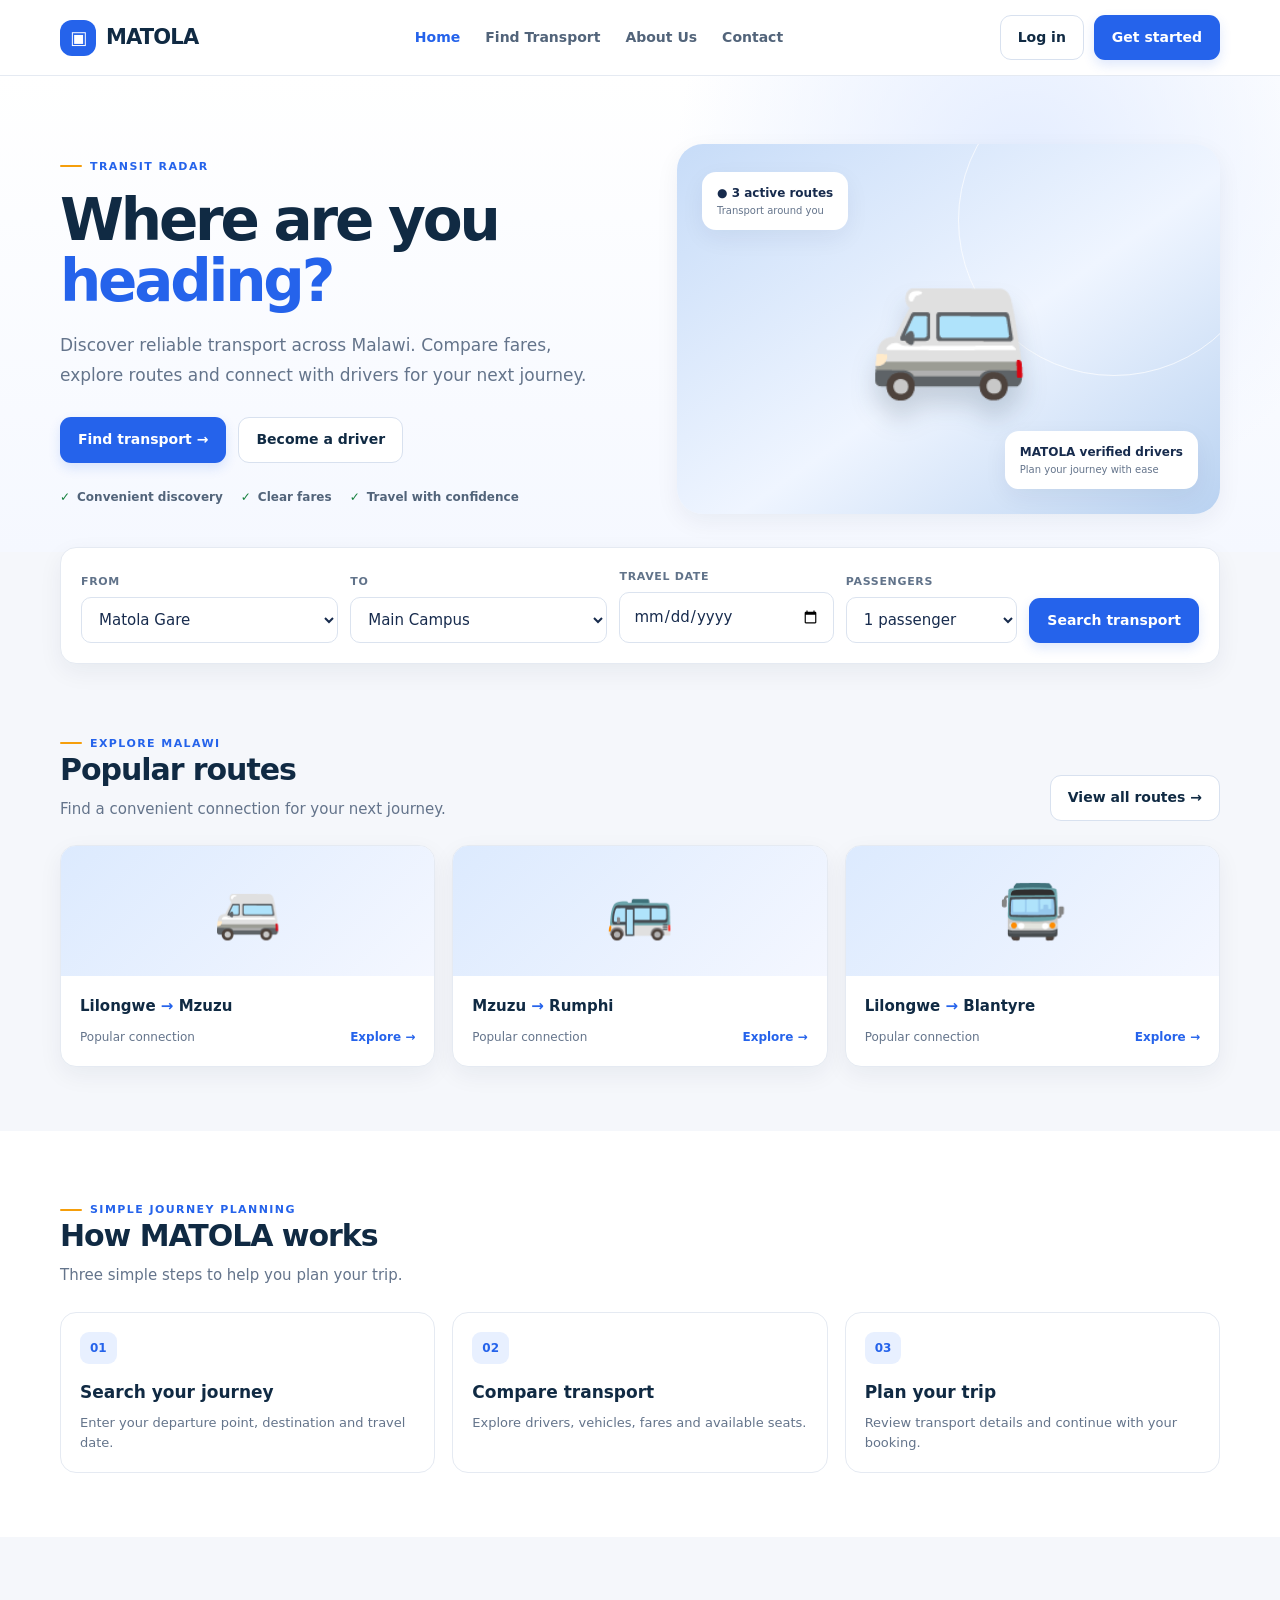
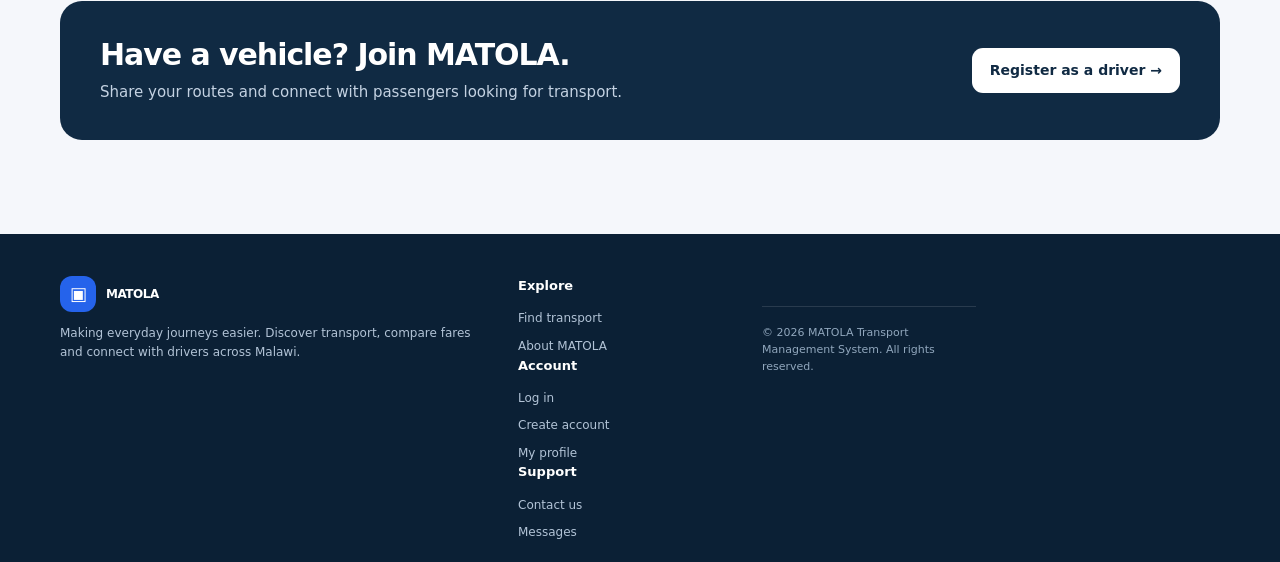
<file: MATOLA-Transport-Management-System/index.html>
<!doctype html>
<html lang="en">
  <head>
    <meta charset="utf-8" />
    <meta name="viewport" content="width=device-width, initial-scale=1" />
    <meta name="description" content="MATOLA transport management system" />
    <title>Home | MATOLA</title>
    <link rel="stylesheet" href="assets/styles.css" />
  </head>
  <body>
    <header class="site-header">
      <div class="container header-inner">
        <a class="brand" href="index.html"
          ><span class="brand-mark">▣</span><span>MATOLA</span></a
        >
        <nav class="desktop-nav">
          <a class="active" href="index.html">Home</a
          ><a class="" href="find-transport.html">Find Transport</a
          ><a class="" href="about.html">About Us</a
          ><a class="" href="contact.html">Contact</a>
        </nav>
        <div class="header-actions">
          <a class="btn btn-outline" href="login.html">Log in</a
          ><a class="btn btn-primary" href="register.html">Get started</a>
        </div>
      </div>
    </header>
    <main>
      <section class="hero">
        <div class="container hero-grid">
          <div>
            <span class="eyebrow">Transit radar</span>
            <h1>
              Where are you <span style="color: var(--blue)">heading?</span>
            </h1>
            <p class="lead">
              Discover reliable transport across Malawi. Compare fares, explore
              routes and connect with drivers for your next journey.
            </p>
            <div class="hero-actions">
              <a class="btn btn-primary" href="find-transport.html"
                >Find transport →</a
              ><a class="btn btn-outline" href="register.html"
                >Become a driver</a
              >
            </div>
            <div class="trust-row">
              <span>Convenient discovery</span><span>Clear fares</span
              ><span>Travel with confidence</span>
            </div>
          </div>
          <div class="hero-visual">
            <div class="floating-note note-top">
              ● 3 active routes<small>Transport around you</small>
            </div>
            <div class="vehicle-illustration">🚐</div>
            <div class="floating-note note-bottom">
              MATOLA verified drivers<small>Plan your journey with ease</small>
            </div>
          </div>
        </div>
      </section>
      <section class="search-wrap">
        <div class="container">
          <form class="search-panel" action="find-transport.html">
            <div class="search-grid">
              <div class="field">
                <label>From</label
                ><select>
                  <option>Matola Gare</option>
                  <option>Lilongwe</option>
                  <option>Mzuzu</option>
                  <option>Rumphi</option>
                  <option>Blantyre</option>
                </select>
              </div>
              <div class="field">
                <label>To</label
                ><select>
                  <option>Main Campus</option>
                  <option>Mzuzu</option>
                  <option>Rumphi</option>
                  <option>Blantyre</option>
                  <option>Karonga</option>
                </select>
              </div>
              <div class="field">
                <label>Travel date</label><input type="date" />
              </div>
              <div class="field">
                <label>Passengers</label
                ><select>
                  <option>1 passenger</option>
                  <option>2 passengers</option>
                  <option>3 passengers</option>
                  <option>4 passengers</option>
                </select>
              </div>
              <button class="btn btn-primary" type="submit">
                Search transport
              </button>
            </div>
          </form>
        </div>
      </section>
      <section class="section">
        <div class="container">
          <div class="section-head">
            <div>
              <span class="eyebrow">Explore Malawi</span>
              <h2>Popular routes</h2>
              <p>Find a convenient connection for your next journey.</p>
            </div>
            <a class="btn btn-outline" href="find-transport.html"
              >View all routes →</a
            >
          </div>
          <div class="route-grid">
            <article class="route-card">
              <div class="route-photo">🚐</div>
              <div class="route-content">
                <div class="route-line">
                  Lilongwe <span style="color: var(--blue)">→</span> Mzuzu
                </div>
                <div class="route-meta">
                  <span>Popular connection</span
                  ><a
                    href="find-transport.html"
                    style="color: var(--blue); font-weight: 800"
                    >Explore →</a
                  >
                </div>
              </div>
            </article>
            <article class="route-card">
              <div class="route-photo">🚌</div>
              <div class="route-content">
                <div class="route-line">
                  Mzuzu <span style="color: var(--blue)">→</span> Rumphi
                </div>
                <div class="route-meta">
                  <span>Popular connection</span
                  ><a
                    href="find-transport.html"
                    style="color: var(--blue); font-weight: 800"
                    >Explore →</a
                  >
                </div>
              </div>
            </article>
            <article class="route-card">
              <div class="route-photo">🚍</div>
              <div class="route-content">
                <div class="route-line">
                  Lilongwe <span style="color: var(--blue)">→</span> Blantyre
                </div>
                <div class="route-meta">
                  <span>Popular connection</span
                  ><a
                    href="find-transport.html"
                    style="color: var(--blue); font-weight: 800"
                    >Explore →</a
                  >
                </div>
              </div>
            </article>
          </div>
        </div>
      </section>
      <section class="section" style="background: #fff">
        <div class="container">
          <div class="section-head">
            <div>
              <span class="eyebrow">Simple journey planning</span>
              <h2>How MATOLA works</h2>
              <p>Three simple steps to help you plan your trip.</p>
            </div>
          </div>
          <div class="steps">
            <div class="step">
              <span class="step-number">01</span>
              <h3>Search your journey</h3>
              <p>Enter your departure point, destination and travel date.</p>
            </div>
            <div class="step">
              <span class="step-number">02</span>
              <h3>Compare transport</h3>
              <p>Explore drivers, vehicles, fares and available seats.</p>
            </div>
            <div class="step">
              <span class="step-number">03</span>
              <h3>Plan your trip</h3>
              <p>Review transport details and continue with your booking.</p>
            </div>
          </div>
        </div>
      </section>
      <section class="section">
        <div class="container">
          <div class="cta-band">
            <div>
              <h2>Have a vehicle? Join MATOLA.</h2>
              <p>
                Share your routes and connect with passengers looking for
                transport.
              </p>
            </div>
            <a
              class="btn"
              style="background: #fff; color: var(--navy)"
              href="register.html"
              >Register as a driver →</a
            >
          </div>
        </div>
      </section>
    </main>
    <footer class="site-footer">
      <div class="container">
        <div class="footer-grid">
          <div>
            <a class="brand" href="index.html"
              ><span class="brand-mark">▣</span><span>MATOLA</span></a
            >
            <p>
              Making everyday journeys easier. Discover transport, compare fares
              and connect with drivers across Malawi.
            </p>
          </div>
          <div>
            <h4>Explore</h4>
            <div class="footer-links">
              <a href="find-transport.html">Find transport</a
              ><a href="about.html">About MATOLA</a
            </div>
          </div>
          <div>
            <h4>Account</h4>
            <div class="footer-links">
              <a href="login.html">Log in</a
              ><a href="register.html">Create account</a
              ><a href="profile.html">My profile</a>
            </div>
          </div>
          <div>
            <h4>Support</h4>
            <div class="footer-links">
              <a href="contact.html">Contact us</a
              ><a href="messages.html">Messages</a>
            </div>
          </div>
        </div>
        <div class="copyright">
          © 2026 MATOLA Transport Management System. All rights reserved.
        </div>
      </div>
    </footer>
    <nav class="mobile-bottom">
      <a class="active" href="index.html"><span>⌂</span><span>Home</span></a
      ><a class="" href="messages.html"><span>▤</span><span>Messages</span></a
      ><a class="" href="profile.html"><span>◎</span><span>Profile</span></a>
    </nav>
  </body>
</html>
</file>
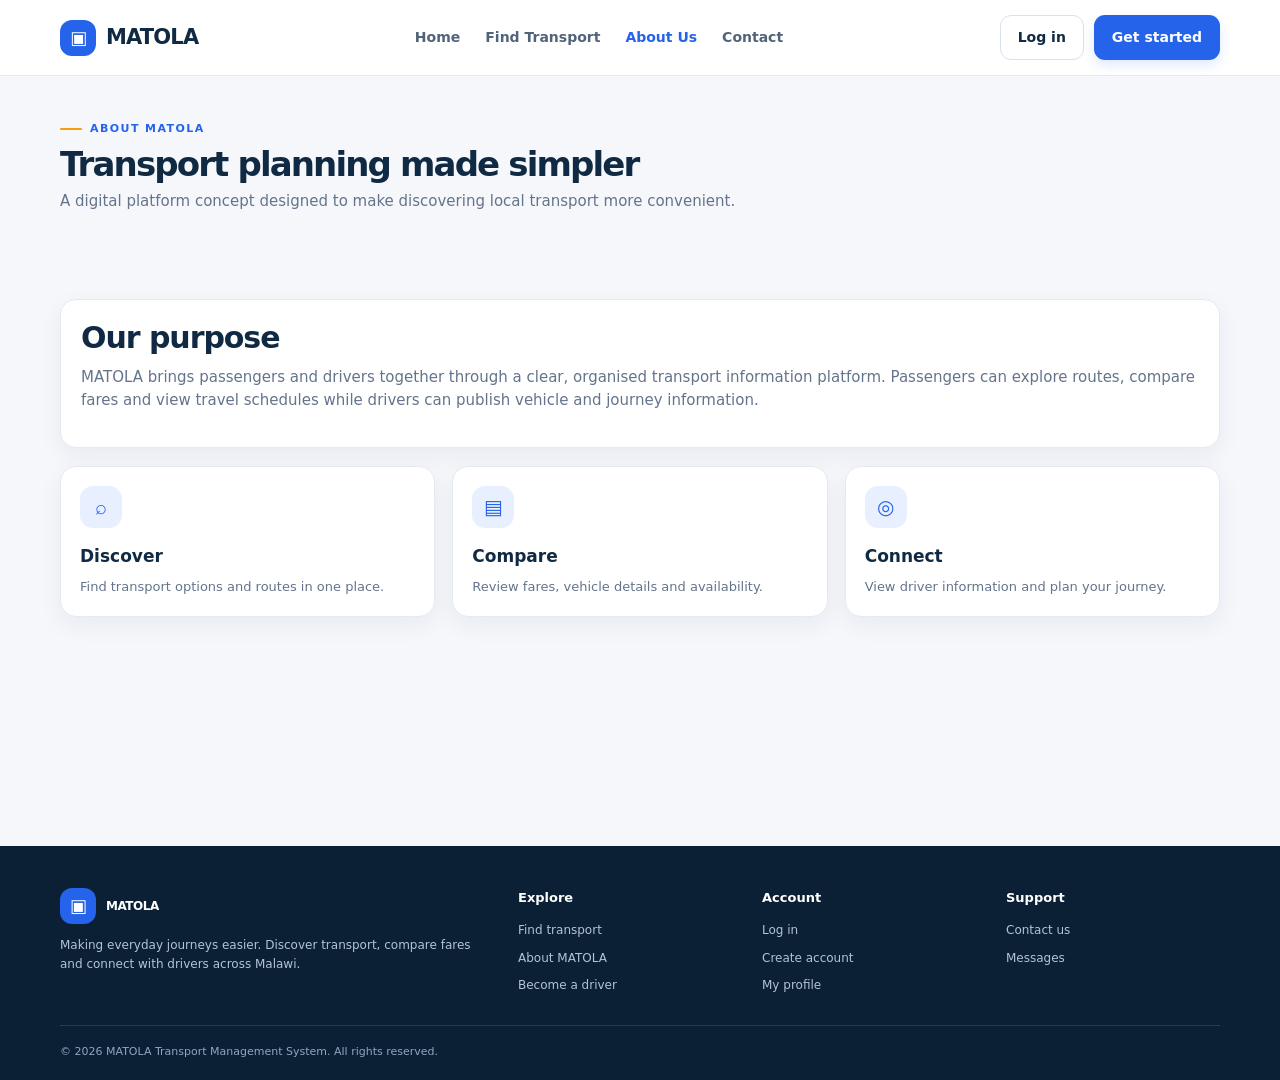
<file: MATOLA-Transport-Management-System/about.html>
<!doctype html>
<html lang="en">
  <head>
    <meta charset="utf-8" />
    <meta name="viewport" content="width=device-width, initial-scale=1" />
    <meta name="description" content="MATOLA transport management system" />
    <title>About Us | MATOLA</title>
    <link rel="stylesheet" href="assets/styles.css" />
  </head>
  <body>
    <header class="site-header">
      <div class="container header-inner">
        <a class="brand" href="index.html"
          ><span class="brand-mark">▣</span><span>MATOLA</span></a
        >
        <nav class="desktop-nav">
          <a class="" href="index.html">Home</a
          ><a class="" href="find-transport.html">Find Transport</a
          ><a class="active" href="about.html">About Us</a
          ><a class="" href="contact.html">Contact</a>
        </nav>
        <div class="header-actions">
          <a class="btn btn-outline" href="login.html">Log in</a
          ><a class="btn btn-primary" href="register.html">Get started</a>
        </div>
      </div>
    </header>
    <main>
      <div class="page-hero">
        <div class="container">
          <span class="eyebrow">About MATOLA</span>
          <h1 class="page-title">Transport planning made simpler</h1>
          <p class="page-subtitle">
            A digital platform concept designed to make discovering local
            transport more convenient.
          </p>
        </div>
      </div>
      <section class="container section">
        <div class="panel">
          <h2>Our purpose</h2>
          <p class="muted">
            MATOLA brings passengers and drivers together through a clear,
            organised transport information platform. Passengers can explore
            routes, compare fares and view travel schedules while drivers can
            publish vehicle and journey information.
          </p>
        </div>
        <div class="feature-grid">
          <div class="feature-card">
            <div class="feature-icon">⌕</div>
            <h3>Discover</h3>
            <p>Find transport options and routes in one place.</p>
          </div>
          <div class="feature-card">
            <div class="feature-icon">▤</div>
            <h3>Compare</h3>
            <p>Review fares, vehicle details and availability.</p>
          </div>
          <div class="feature-card">
            <div class="feature-icon">◎</div>
            <h3>Connect</h3>
            <p>View driver information and plan your journey.</p>
          </div>
        </div>
      </section>
    </main>
    <footer class="site-footer">
      <div class="container">
        <div class="footer-grid">
          <div>
            <a class="brand" href="index.html"
              ><span class="brand-mark">▣</span><span>MATOLA</span></a
            >
            <p>
              Making everyday journeys easier. Discover transport, compare fares
              and connect with drivers across Malawi.
            </p>
          </div>
          <div>
            <h4>Explore</h4>
            <div class="footer-links">
              <a href="find-transport.html">Find transport</a
              ><a href="about.html">About MATOLA</a
              ><a href="register.html">Become a driver</a>
            </div>
          </div>
          <div>
            <h4>Account</h4>
            <div class="footer-links">
              <a href="login.html">Log in</a
              ><a href="register.html">Create account</a
              ><a href="profile.html">My profile</a>
            </div>
          </div>
          <div>
            <h4>Support</h4>
            <div class="footer-links">
              <a href="contact.html">Contact us</a
              ><a href="messages.html">Messages</a>
            </div>
          </div>
        </div>
        <div class="copyright">
          © 2026 MATOLA Transport Management System. All rights reserved.
        </div>
      </div>
    </footer>
    <nav class="mobile-bottom">
      <a class="active" href="index.html"><span>⌂</span><span>Home</span></a
      ><a class="" href="messages.html"><span>▤</span><span>Messages</span></a
      ><a class="" href="profile.html"><span>◎</span><span>Profile</span></a>
    </nav>
  </body>
</html>
</file>
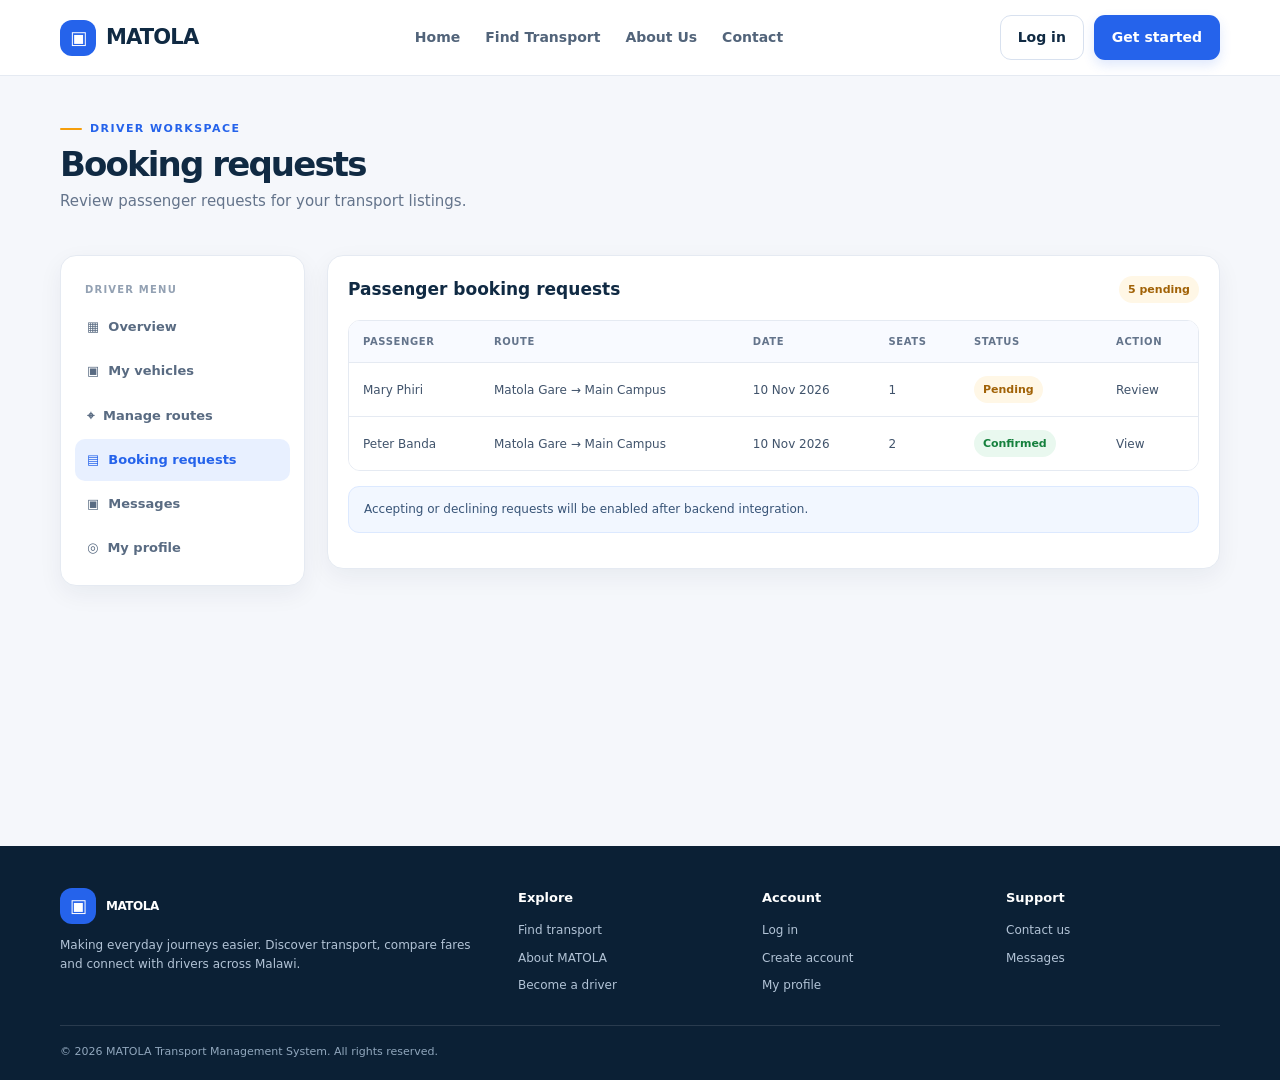
<file: MATOLA-Transport-Management-System/booking-requests.html>
<!doctype html>
<html lang="en">
  <head>
    <meta charset="utf-8" />
    <meta name="viewport" content="width=device-width, initial-scale=1" />
    <meta name="description" content="MATOLA transport management system" />
    <title>Booking Requests | MATOLA</title>
    <link rel="stylesheet" href="assets/styles.css" />
  </head>
  <body>
    <header class="site-header">
      <div class="container header-inner">
        <a class="brand" href="index.html"
          ><span class="brand-mark">▣</span><span>MATOLA</span></a
        >
        <nav class="desktop-nav">
          <a class="" href="index.html">Home</a
          ><a class="" href="find-transport.html">Find Transport</a
          ><a class="" href="about.html">About Us</a
          ><a class="" href="contact.html">Contact</a>
        </nav>
        <div class="header-actions">
          <a class="btn btn-outline" href="login.html">Log in</a
          ><a class="btn btn-primary" href="register.html">Get started</a>
        </div>
      </div>
    </header>
    <main>
      <div class="page-hero">
        <div class="container">
          <span class="eyebrow">driver workspace</span>
          <h1 class="page-title">Booking requests</h1>
          <p class="page-subtitle">
            Review passenger requests for your transport listings.
          </p>
        </div>
      </div>
      <div class="container content-layout">
        <aside class="sidebar">
          <div class="sidebar-label">Driver menu</div>
          <a class="side-link" href="driver-dashboard.html">▦ &nbsp;Overview</a
          ><a class="side-link" href="manage-vehicles.html"
            >▣ &nbsp;My vehicles</a
          ><a class="side-link" href="manage-routes.html"
            >⌖ &nbsp;Manage routes</a
          ><a class="side-link active" href="booking-requests.html"
            >▤ &nbsp;Booking requests</a
          ><a class="side-link" href="messages.html">▣ &nbsp;Messages</a
          ><a class="side-link" href="profile.html">◎ &nbsp;My profile</a>
        </aside>
        <div class="content-main">
          <div class="panel">
            <div class="panel-head">
              <h3>Passenger booking requests</h3>
              <span class="status pending">5 pending</span>
            </div>
            <div class="table-wrap">
              <table>
                <thead>
                  <tr>
                    <th>Passenger</th>
                    <th>Route</th>
                    <th>Date</th>
                    <th>Seats</th>
                    <th>Status</th>
                    <th>Action</th>
                  </tr>
                </thead>
                <tbody>
                  <tr>
                    <td>Mary Phiri</td>
                    <td>Matola Gare → Main Campus</td>
                    <td>10 Nov 2026</td>
                    <td>1</td>
                    <td><span class="status pending">Pending</span></td>
                    <td><a href="#">Review</a></td>
                  </tr>
                  <tr>
                    <td>Peter Banda</td>
                    <td>Matola Gare → Main Campus</td>
                    <td>10 Nov 2026</td>
                    <td>2</td>
                    <td><span class="status">Confirmed</span></td>
                    <td><a href="#">View</a></td>
                  </tr>
                </tbody>
              </table>
            </div>
            <div class="notice">
              Accepting or declining requests will be enabled after backend
              integration.
            </div>
          </div>
        </div>
      </div>
    </main>
    <footer class="site-footer">
      <div class="container">
        <div class="footer-grid">
          <div>
            <a class="brand" href="index.html"
              ><span class="brand-mark">▣</span><span>MATOLA</span></a
            >
            <p>
              Making everyday journeys easier. Discover transport, compare fares
              and connect with drivers across Malawi.
            </p>
          </div>
          <div>
            <h4>Explore</h4>
            <div class="footer-links">
              <a href="find-transport.html">Find transport</a
              ><a href="about.html">About MATOLA</a
              ><a href="register.html">Become a driver</a>
            </div>
          </div>
          <div>
            <h4>Account</h4>
            <div class="footer-links">
              <a href="login.html">Log in</a
              ><a href="register.html">Create account</a
              ><a href="profile.html">My profile</a>
            </div>
          </div>
          <div>
            <h4>Support</h4>
            <div class="footer-links">
              <a href="contact.html">Contact us</a
              ><a href="messages.html">Messages</a>
            </div>
          </div>
        </div>
        <div class="copyright">
          © 2026 MATOLA Transport Management System. All rights reserved.
        </div>
      </div>
    </footer>
    <nav class="mobile-bottom">
      <a class="" href="index.html"><span>⌂</span><span>Home</span></a
      ><a class="" href="messages.html"><span>▤</span><span>Messages</span></a
      ><a class="active" href="profile.html"
        ><span>◎</span><span>Profile</span></a
      >
    </nav>
  </body>
</html>
</file>
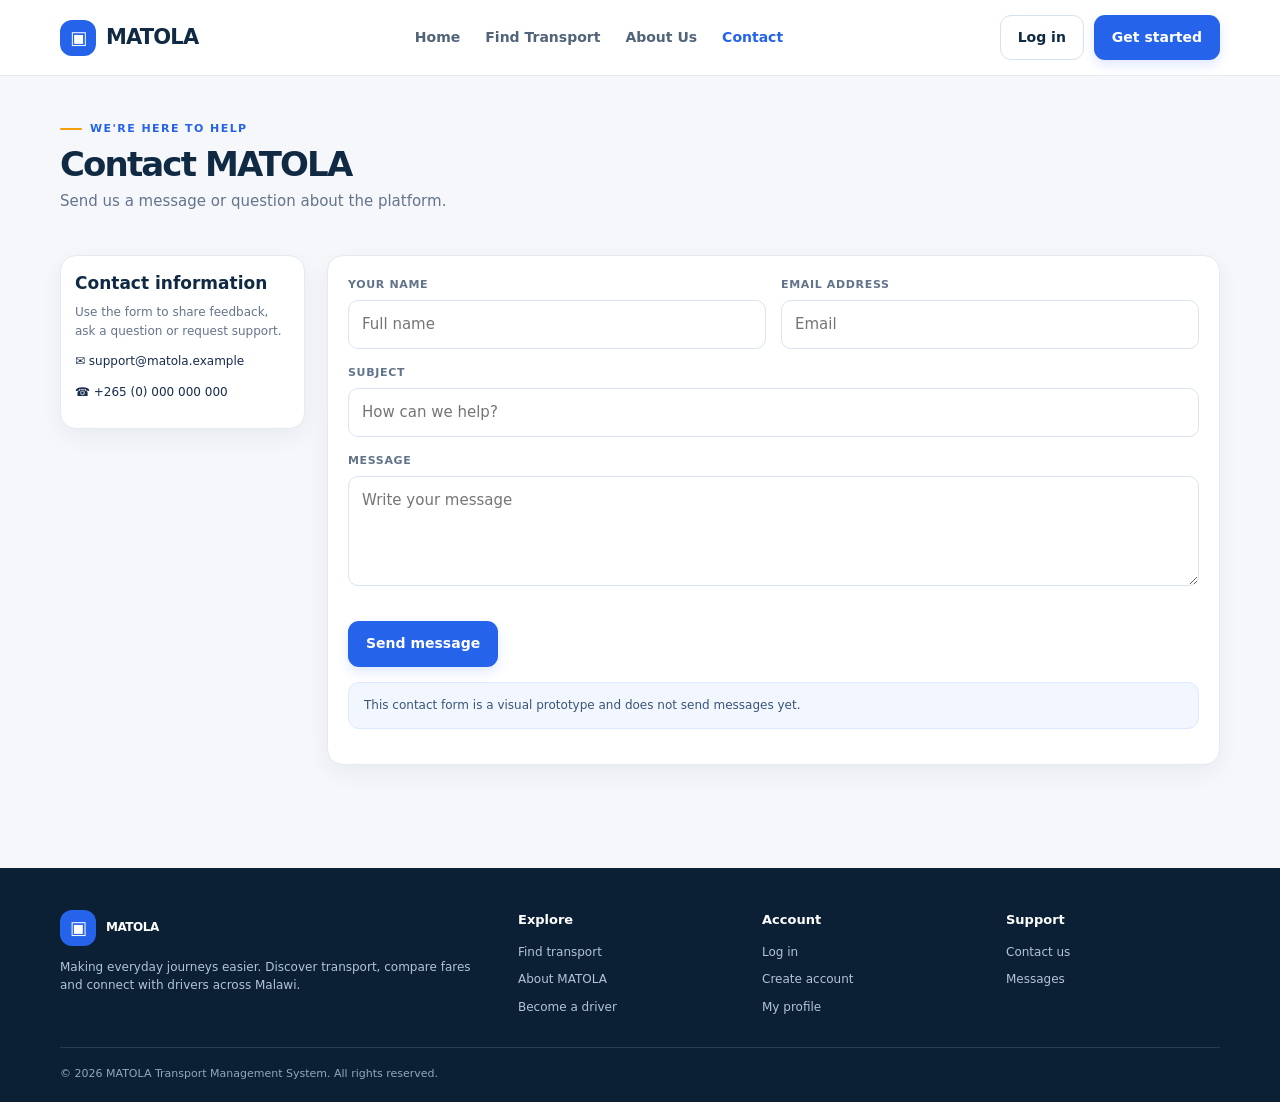
<file: MATOLA-Transport-Management-System/contact.html>
<!doctype html>
<html lang="en">
  <head>
    <meta charset="utf-8" />
    <meta name="viewport" content="width=device-width, initial-scale=1" />
    <meta name="description" content="MATOLA transport management system" />
    <title>Contact | MATOLA</title>
    <link rel="stylesheet" href="assets/styles.css" />
  </head>
  <body>
    <header class="site-header">
      <div class="container header-inner">
        <a class="brand" href="index.html"
          ><span class="brand-mark">▣</span><span>MATOLA</span></a
        >
        <nav class="desktop-nav">
          <a class="" href="index.html">Home</a
          ><a class="" href="find-transport.html">Find Transport</a
          ><a class="" href="about.html">About Us</a
          ><a class="active" href="contact.html">Contact</a>
        </nav>
        <div class="header-actions">
          <a class="btn btn-outline" href="login.html">Log in</a
          ><a class="btn btn-primary" href="register.html">Get started</a>
        </div>
      </div>
    </header>
    <main>
      <div class="page-hero">
        <div class="container">
          <span class="eyebrow">We're here to help</span>
          <h1 class="page-title">Contact MATOLA</h1>
          <p class="page-subtitle">
            Send us a message or question about the platform.
          </p>
        </div>
      </div>
      <div class="container content-layout">
        <aside class="sidebar">
          <h3>Contact information</h3>
          <p class="muted small">
            Use the form to share feedback, ask a question or request support.
          </p>
          <p class="small">✉ support@matola.example</p>
          <p class="small">☎ +265 (0) 000 000 000</p>
        </aside>
        <div class="content-main">
          <div class="panel">
            <form class="form-grid">
              <div class="field">
                <label>Your name</label><input placeholder="Full name" />
              </div>
              <div class="field">
                <label>Email address</label
                ><input type="email" placeholder="Email" />
              </div>
              <div class="field" style="grid-column: 1/-1">
                <label>Subject</label><input placeholder="How can we help?" />
              </div>
              <div class="field" style="grid-column: 1/-1">
                <label>Message</label
                ><textarea placeholder="Write your message"></textarea>
              </div>
              <div class="form-actions">
                <button type="button" class="btn btn-primary">
                  Send message
                </button>
              </div>
            </form>
            <div class="notice">
              This contact form is a visual prototype and does not send messages
              yet.
            </div>
          </div>
        </div>
      </div>
    </main>
    <footer class="site-footer">
      <div class="container">
        <div class="footer-grid">
          <div>
            <a class="brand" href="index.html"
              ><span class="brand-mark">▣</span><span>MATOLA</span></a
            >
            <p>
              Making everyday journeys easier. Discover transport, compare fares
              and connect with drivers across Malawi.
            </p>
          </div>
          <div>
            <h4>Explore</h4>
            <div class="footer-links">
              <a href="find-transport.html">Find transport</a
              ><a href="about.html">About MATOLA</a
              ><a href="register.html">Become a driver</a>
            </div>
          </div>
          <div>
            <h4>Account</h4>
            <div class="footer-links">
              <a href="login.html">Log in</a
              ><a href="register.html">Create account</a
              ><a href="profile.html">My profile</a>
            </div>
          </div>
          <div>
            <h4>Support</h4>
            <div class="footer-links">
              <a href="contact.html">Contact us</a
              ><a href="messages.html">Messages</a>
            </div>
          </div>
        </div>
        <div class="copyright">
          © 2026 MATOLA Transport Management System. All rights reserved.
        </div>
      </div>
    </footer>
    <nav class="mobile-bottom">
      <a class="" href="index.html"><span>⌂</span><span>Home</span></a
      ><a class="active" href="messages.html"
        ><span>▤</span><span>Messages</span></a
      ><a class="" href="profile.html"><span>◎</span><span>Profile</span></a>
    </nav>
  </body>
</html>
</file>
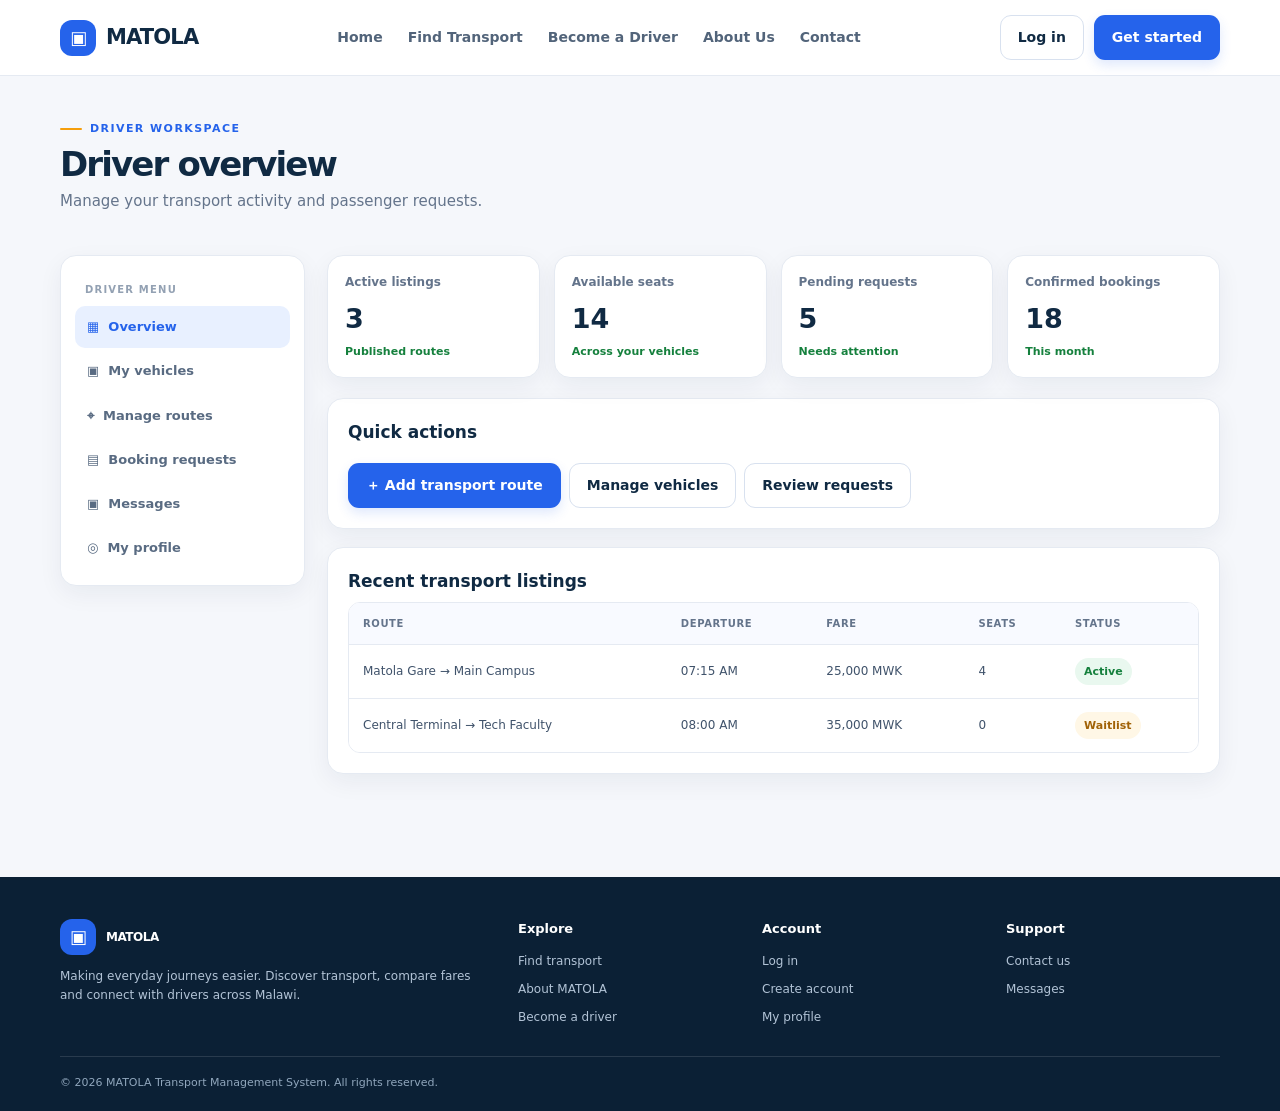
<file: MATOLA-Transport-Management-System/driver-dashboard.html>
<!doctype html>
<html lang="en">
  <head>
    <meta charset="utf-8" />
    <meta name="viewport" content="width=device-width, initial-scale=1" />
    <meta name="description" content="MATOLA transport management system" />
    <title>Driver Dashboard | MATOLA</title>
    <link rel="stylesheet" href="assets/styles.css" />
  </head>
  <body>
    <header class="site-header">
      <div class="container header-inner">
        <a class="brand" href="index.html"
          ><span class="brand-mark">▣</span><span>MATOLA</span></a
        >
        <nav class="desktop-nav">
          <a class="" href="index.html">Home</a
          ><a class="" href="find-transport.html">Find Transport</a
          ><a class="" href="register.html">Become a Driver</a
          ><a class="" href="about.html">About Us</a
          ><a class="" href="contact.html">Contact</a>
        </nav>
        <div class="header-actions">
          <a class="btn btn-outline" href="login.html">Log in</a
          ><a class="btn btn-primary" href="register.html">Get started</a>
        </div>
      </div>
    </header>
    <main>
      <div class="page-hero">
        <div class="container">
          <span class="eyebrow">driver workspace</span>
          <h1 class="page-title">Driver overview</h1>
          <p class="page-subtitle">
            Manage your transport activity and passenger requests.
          </p>
        </div>
      </div>
      <div class="container content-layout">
        <aside class="sidebar">
          <div class="sidebar-label">Driver menu</div>
          <a class="side-link active" href="driver-dashboard.html"
            >▦ &nbsp;Overview</a
          ><a class="side-link" href="manage-vehicles.html"
            >▣ &nbsp;My vehicles</a
          ><a class="side-link" href="manage-routes.html"
            >⌖ &nbsp;Manage routes</a
          ><a class="side-link" href="booking-requests.html"
            >▤ &nbsp;Booking requests</a
          ><a class="side-link" href="messages.html">▣ &nbsp;Messages</a
          ><a class="side-link" href="profile.html">◎ &nbsp;My profile</a>
        </aside>
        <div class="content-main">
          <div class="stats-grid">
            <div class="stat-card">
              <div class="stat-label">Active listings</div>
              <div class="stat-value">3</div>
              <div class="stat-note">Published routes</div>
            </div>
            <div class="stat-card">
              <div class="stat-label">Available seats</div>
              <div class="stat-value">14</div>
              <div class="stat-note">Across your vehicles</div>
            </div>
            <div class="stat-card">
              <div class="stat-label">Pending requests</div>
              <div class="stat-value">5</div>
              <div class="stat-note">Needs attention</div>
            </div>
            <div class="stat-card">
              <div class="stat-label">Confirmed bookings</div>
              <div class="stat-value">18</div>
              <div class="stat-note">This month</div>
            </div>
          </div>
          <div class="panel">
            <div class="panel-head"><h3>Quick actions</h3></div>
            <div class="inline-actions">
              <a class="btn btn-primary" href="manage-routes.html"
                >＋ Add transport route</a
              ><a class="btn btn-outline" href="manage-vehicles.html"
                >Manage vehicles</a
              ><a class="btn btn-outline" href="booking-requests.html"
                >Review requests</a
              >
            </div>
          </div>
          <div class="panel">
            <h3>Recent transport listings</h3>
            <div class="table-wrap">
              <table>
                <thead>
                  <tr>
                    <th>Route</th>
                    <th>Departure</th>
                    <th>Fare</th>
                    <th>Seats</th>
                    <th>Status</th>
                  </tr>
                </thead>
                <tbody>
                  <tr>
                    <td>Matola Gare → Main Campus</td>
                    <td>07:15 AM</td>
                    <td>25,000 MWK</td>
                    <td>4</td>
                    <td><span class="status">Active</span></td>
                  </tr>
                  <tr>
                    <td>Central Terminal → Tech Faculty</td>
                    <td>08:00 AM</td>
                    <td>35,000 MWK</td>
                    <td>0</td>
                    <td><span class="status pending">Waitlist</span></td>
                  </tr>
                </tbody>
              </table>
            </div>
          </div>
        </div>
      </div>
    </main>
    <footer class="site-footer">
      <div class="container">
        <div class="footer-grid">
          <div>
            <a class="brand" href="index.html"
              ><span class="brand-mark">▣</span><span>MATOLA</span></a
            >
            <p>
              Making everyday journeys easier. Discover transport, compare fares
              and connect with drivers across Malawi.
            </p>
          </div>
          <div>
            <h4>Explore</h4>
            <div class="footer-links">
              <a href="find-transport.html">Find transport</a
              ><a href="about.html">About MATOLA</a
              ><a href="register.html">Become a driver</a>
            </div>
          </div>
          <div>
            <h4>Account</h4>
            <div class="footer-links">
              <a href="login.html">Log in</a
              ><a href="register.html">Create account</a
              ><a href="profile.html">My profile</a>
            </div>
          </div>
          <div>
            <h4>Support</h4>
            <div class="footer-links">
              <a href="contact.html">Contact us</a
              ><a href="messages.html">Messages</a>
            </div>
          </div>
        </div>
        <div class="copyright">
          © 2026 MATOLA Transport Management System. All rights reserved.
        </div>
      </div>
    </footer>
    <nav class="mobile-bottom">
      <a class="" href="index.html"><span>⌂</span><span>Home</span></a
      ><a class="" href="messages.html"><span>▤</span><span>Messages</span></a
      ><a class="active" href="profile.html"
        ><span>◎</span><span>Profile</span></a
      >
    </nav>
  </body>
</html>
</file>
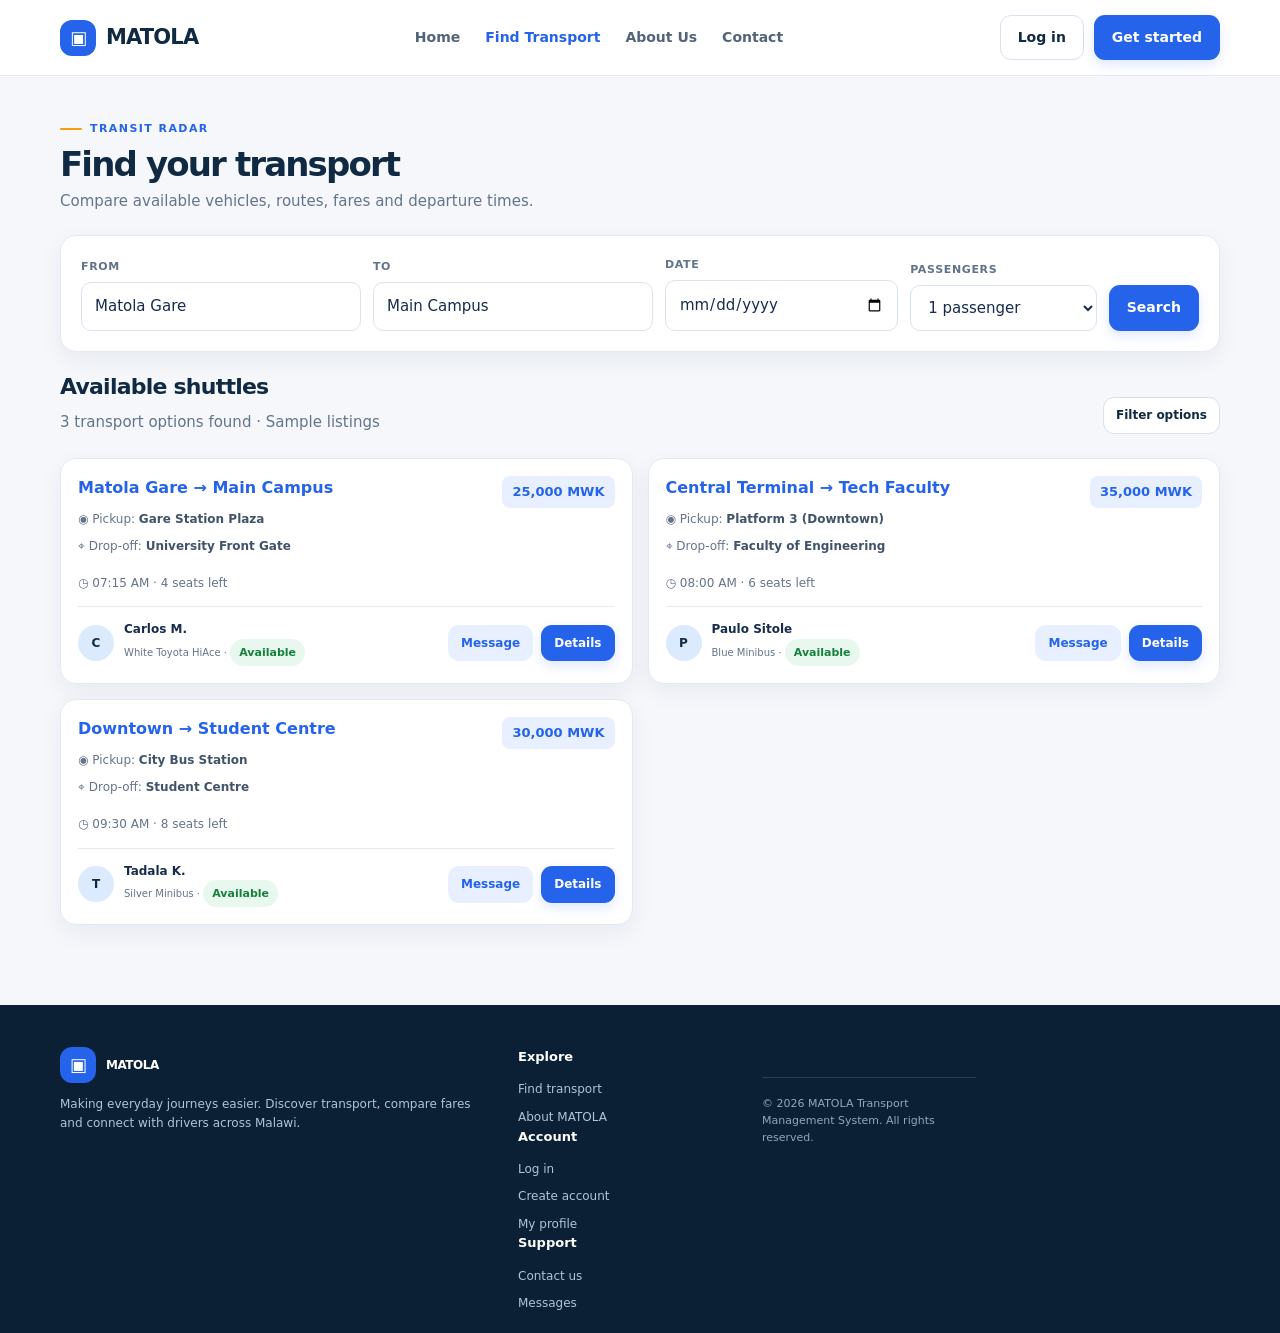
<file: MATOLA-Transport-Management-System/find-transport.html>
<!doctype html>
<html lang="en">
  <head>
    <meta charset="utf-8" />
    <meta name="viewport" content="width=device-width, initial-scale=1" />
    <meta name="description" content="MATOLA transport management system" />
    <title>Find Transport | MATOLA</title>
    <link rel="stylesheet" href="assets/styles.css" />
  </head>
  <body>
    <header class="site-header">
      <div class="container header-inner">
        <a class="brand" href="index.html"
          ><span class="brand-mark">▣</span><span>MATOLA</span></a
        >
        <nav class="desktop-nav">
          <a class="" href="index.html">Home</a
          ><a class="active" href="find-transport.html">Find Transport</a
          ><a class="" href="about.html">About Us</a
          ><a class="" href="contact.html">Contact</a>
        </nav>
        <div class="header-actions">
          <a class="btn btn-outline" href="login.html">Log in</a
          ><a class="btn btn-primary" href="register.html">Get started</a>
        </div>
      </div>
    </header>
    <main>
      <div class="page-hero">
        <div class="container">
          <span class="eyebrow">Transit radar</span>
          <h1 class="page-title">Find your transport</h1>
          <p class="page-subtitle">
            Compare available vehicles, routes, fares and departure times.
          </p>
        </div>
      </div>
      <div class="container" style="padding-bottom: 50px">
        <form class="search-panel" style="margin-bottom: 22px">
          <div class="search-grid">
            <div class="field">
              <label>From</label
              ><input placeholder="Departure location" value="Matola Gare" />
            </div>
            <div class="field">
              <label>To</label
              ><input placeholder="Destination" value="Main Campus" />
            </div>
            <div class="field"><label>Date</label><input type="date" /></div>
            <div class="field">
              <label>Passengers</label
              ><select>
                <option>1 passenger</option>
                <option>2 passengers</option>
              </select>
            </div>
            <button class="btn btn-primary">Search</button>
          </div>
        </form>
        <div class="section-head">
          <div>
            <h2 style="font-size: 22px">Available shuttles</h2>
            <p>3 transport options found · Sample listings</p>
          </div>
          <a class="btn btn-outline btn-sm" href="#">Filter options</a>
        </div>
        <div class="transport-list">
          <article class="transport-card">
            <div class="card-top">
              <div>
                <div class="route-name">Matola Gare → Main Campus</div>
                <div class="detail-line">
                  ◉ Pickup: <strong>Gare Station Plaza</strong>
                </div>
                <div class="detail-line">
                  ⌖ Drop-off: <strong>University Front Gate</strong>
                </div>
              </div>
              <span class="price">25,000 MWK</span>
            </div>
            <div class="detail-line">◷ 07:15 AM · 4 seats left</div>
            <div class="driver-row">
              <div class="driver-info">
                <span class="avatar">C</span
                ><span
                  >Carlos M.<small
                    >White Toyota HiAce ·
                    <span class="status">Available</span></small
                  ></span
                >
              </div>
              <div class="inline-actions">
                <a class="btn btn-light btn-sm" href="messages.html">Message</a
                ><a class="btn btn-primary btn-sm" href="transport-details.html"
                  >Details</a
                >
              </div>
            </div>
          </article>
          <article class="transport-card">
            <div class="card-top">
              <div>
                <div class="route-name">Central Terminal → Tech Faculty</div>
                <div class="detail-line">
                  ◉ Pickup: <strong>Platform 3 (Downtown)</strong>
                </div>
                <div class="detail-line">
                  ⌖ Drop-off: <strong>Faculty of Engineering</strong>
                </div>
              </div>
              <span class="price">35,000 MWK</span>
            </div>
            <div class="detail-line">◷ 08:00 AM · 6 seats left</div>
            <div class="driver-row">
              <div class="driver-info">
                <span class="avatar">P</span
                ><span
                  >Paulo Sitole<small
                    >Blue Minibus · <span class="status">Available</span></small
                  ></span
                >
              </div>
              <div class="inline-actions">
                <a class="btn btn-light btn-sm" href="messages.html">Message</a
                ><a class="btn btn-primary btn-sm" href="transport-details.html"
                  >Details</a
                >
              </div>
            </div>
          </article>
          <article class="transport-card">
            <div class="card-top">
              <div>
                <div class="route-name">Downtown → Student Centre</div>
                <div class="detail-line">
                  ◉ Pickup: <strong>City Bus Station</strong>
                </div>
                <div class="detail-line">
                  ⌖ Drop-off: <strong>Student Centre</strong>
                </div>
              </div>
              <span class="price">30,000 MWK</span>
            </div>
            <div class="detail-line">◷ 09:30 AM · 8 seats left</div>
            <div class="driver-row">
              <div class="driver-info">
                <span class="avatar">T</span
                ><span
                  >Tadala K.<small
                    >Silver Minibus ·
                    <span class="status">Available</span></small
                  ></span
                >
              </div>
              <div class="inline-actions">
                <a class="btn btn-light btn-sm" href="messages.html">Message</a
                ><a class="btn btn-primary btn-sm" href="transport-details.html"
                  >Details</a
                >
              </div>
            </div>
          </article>
        </div>
      </div>
    </main>
    <footer class="site-footer">
      <div class="container">
        <div class="footer-grid">
          <div>
            <a class="brand" href="index.html"
              ><span class="brand-mark">▣</span><span>MATOLA</span></a
            >
            <p>
              Making everyday journeys easier. Discover transport, compare fares
              and connect with drivers across Malawi.
            </p>
          </div>
          <div>
            <h4>Explore</h4>
            <div class="footer-links">
              <a href="find-transport.html">Find transport</a
              ><a href="about.html">About MATOLA</a
            </div>
          </div>
          <div>
            <h4>Account</h4>
            <div class="footer-links">
              <a href="login.html">Log in</a
              ><a href="register.html">Create account</a
              ><a href="profile.html">My profile</a>
            </div>
          </div>
          <div>
            <h4>Support</h4>
            <div class="footer-links">
              <a href="contact.html">Contact us</a
              ><a href="messages.html">Messages</a>
            </div>
          </div>
        </div>
        <div class="copyright">
          © 2026 MATOLA Transport Management System. All rights reserved.
        </div>
      </div>
    </footer>
    <nav class="mobile-bottom">
      <a class="active" href="index.html"><span>⌂</span><span>Home</span></a
      ><a class="" href="messages.html"><span>▤</span><span>Messages</span></a
      ><a class="" href="profile.html"><span>◎</span><span>Profile</span></a>
    </nav>
  </body>
</html>
</file>
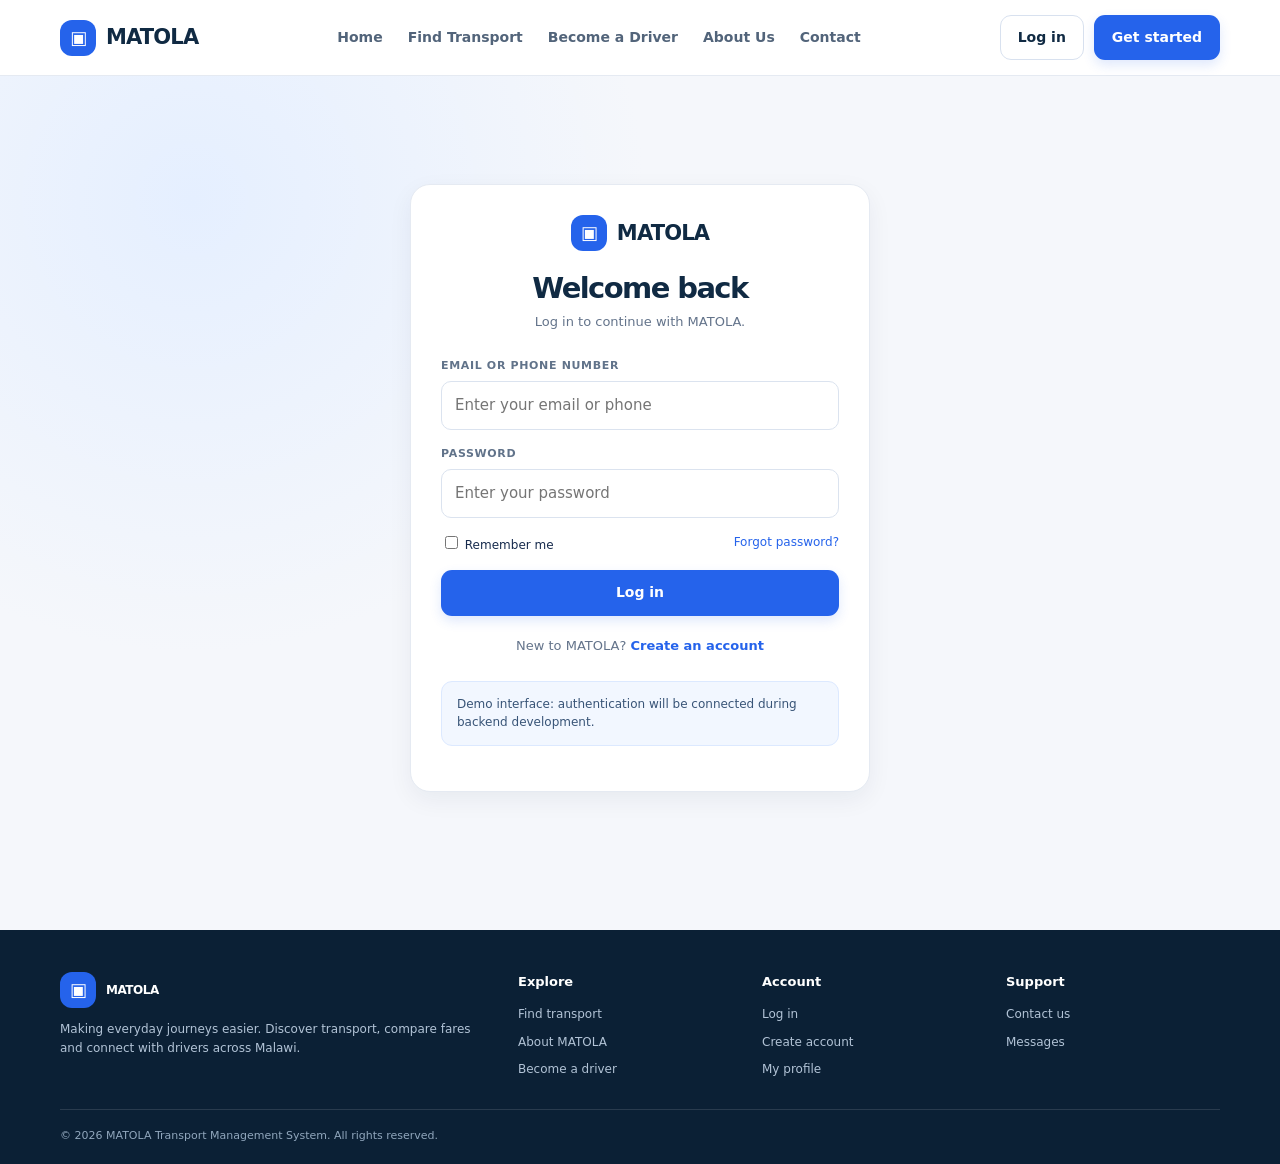
<file: MATOLA-Transport-Management-System/login.html>
<!doctype html>
<html lang="en">
  <head>
    <meta charset="utf-8" />
    <meta name="viewport" content="width=device-width, initial-scale=1" />
    <meta name="description" content="MATOLA transport management system" />
    <title>Log in | MATOLA</title>
    <link rel="stylesheet" href="assets/styles.css" />
  </head>
  <body>
    <header class="site-header">
      <div class="container header-inner">
        <a class="brand" href="index.html"
          ><span class="brand-mark">▣</span><span>MATOLA</span></a
        >
        <nav class="desktop-nav">
          <a class="" href="index.html">Home</a
          ><a class="" href="find-transport.html">Find Transport</a
          ><a class="" href="register.html">Become a Driver</a
          ><a class="" href="about.html">About Us</a
          ><a class="" href="contact.html">Contact</a>
        </nav>
        <div class="header-actions">
          <a class="btn btn-outline" href="login.html">Log in</a
          ><a class="btn btn-primary" href="register.html">Get started</a>
        </div>
      </div>
    </header>
    <main>
      <section class="auth-shell">
        <div class="auth-card">
          <a class="brand" href="index.html"
            ><span class="brand-mark">▣</span><span>MATOLA</span></a
          >
          <h1>Welcome back</h1>
          <p>Log in to continue with MATOLA.</p>
          <form class="auth-form">
            <div class="field">
              <label>Email or phone number</label
              ><input placeholder="Enter your email or phone" required />
            </div>
            <div class="field">
              <label>Password</label
              ><input
                type="password"
                placeholder="Enter your password"
                required
              />
            </div>
            <div
              style="
                display: flex;
                justify-content: space-between;
                font-size: 12px;
              "
            >
              <label><input type="checkbox" /> Remember me</label
              ><a href="#" style="color: var(--blue)">Forgot password?</a>
            </div>
            <button class="btn btn-primary" type="button">Log in</button>
          </form>
          <p class="auth-foot">
            New to MATOLA?
            <a href="register.html" style="color: var(--blue); font-weight: 800"
              >Create an account</a
            >
          </p>
          <div class="notice">
            Demo interface: authentication will be connected during backend
            development.
          </div>
        </div>
      </section>
    </main>
    <footer class="site-footer">
      <div class="container">
        <div class="footer-grid">
          <div>
            <a class="brand" href="index.html"
              ><span class="brand-mark">▣</span><span>MATOLA</span></a
            >
            <p>
              Making everyday journeys easier. Discover transport, compare fares
              and connect with drivers across Malawi.
            </p>
          </div>
          <div>
            <h4>Explore</h4>
            <div class="footer-links">
              <a href="find-transport.html">Find transport</a
              ><a href="about.html">About MATOLA</a
              ><a href="register.html">Become a driver</a>
            </div>
          </div>
          <div>
            <h4>Account</h4>
            <div class="footer-links">
              <a href="login.html">Log in</a
              ><a href="register.html">Create account</a
              ><a href="profile.html">My profile</a>
            </div>
          </div>
          <div>
            <h4>Support</h4>
            <div class="footer-links">
              <a href="contact.html">Contact us</a
              ><a href="messages.html">Messages</a>
            </div>
          </div>
        </div>
        <div class="copyright">
          © 2026 MATOLA Transport Management System. All rights reserved.
        </div>
      </div>
    </footer>
    <nav class="mobile-bottom">
      <a class="" href="index.html"><span>⌂</span><span>Home</span></a
      ><a class="" href="messages.html"><span>▤</span><span>Messages</span></a
      ><a class="active" href="profile.html"
        ><span>◎</span><span>Profile</span></a
      >
    </nav>
  </body>
</html>
</file>
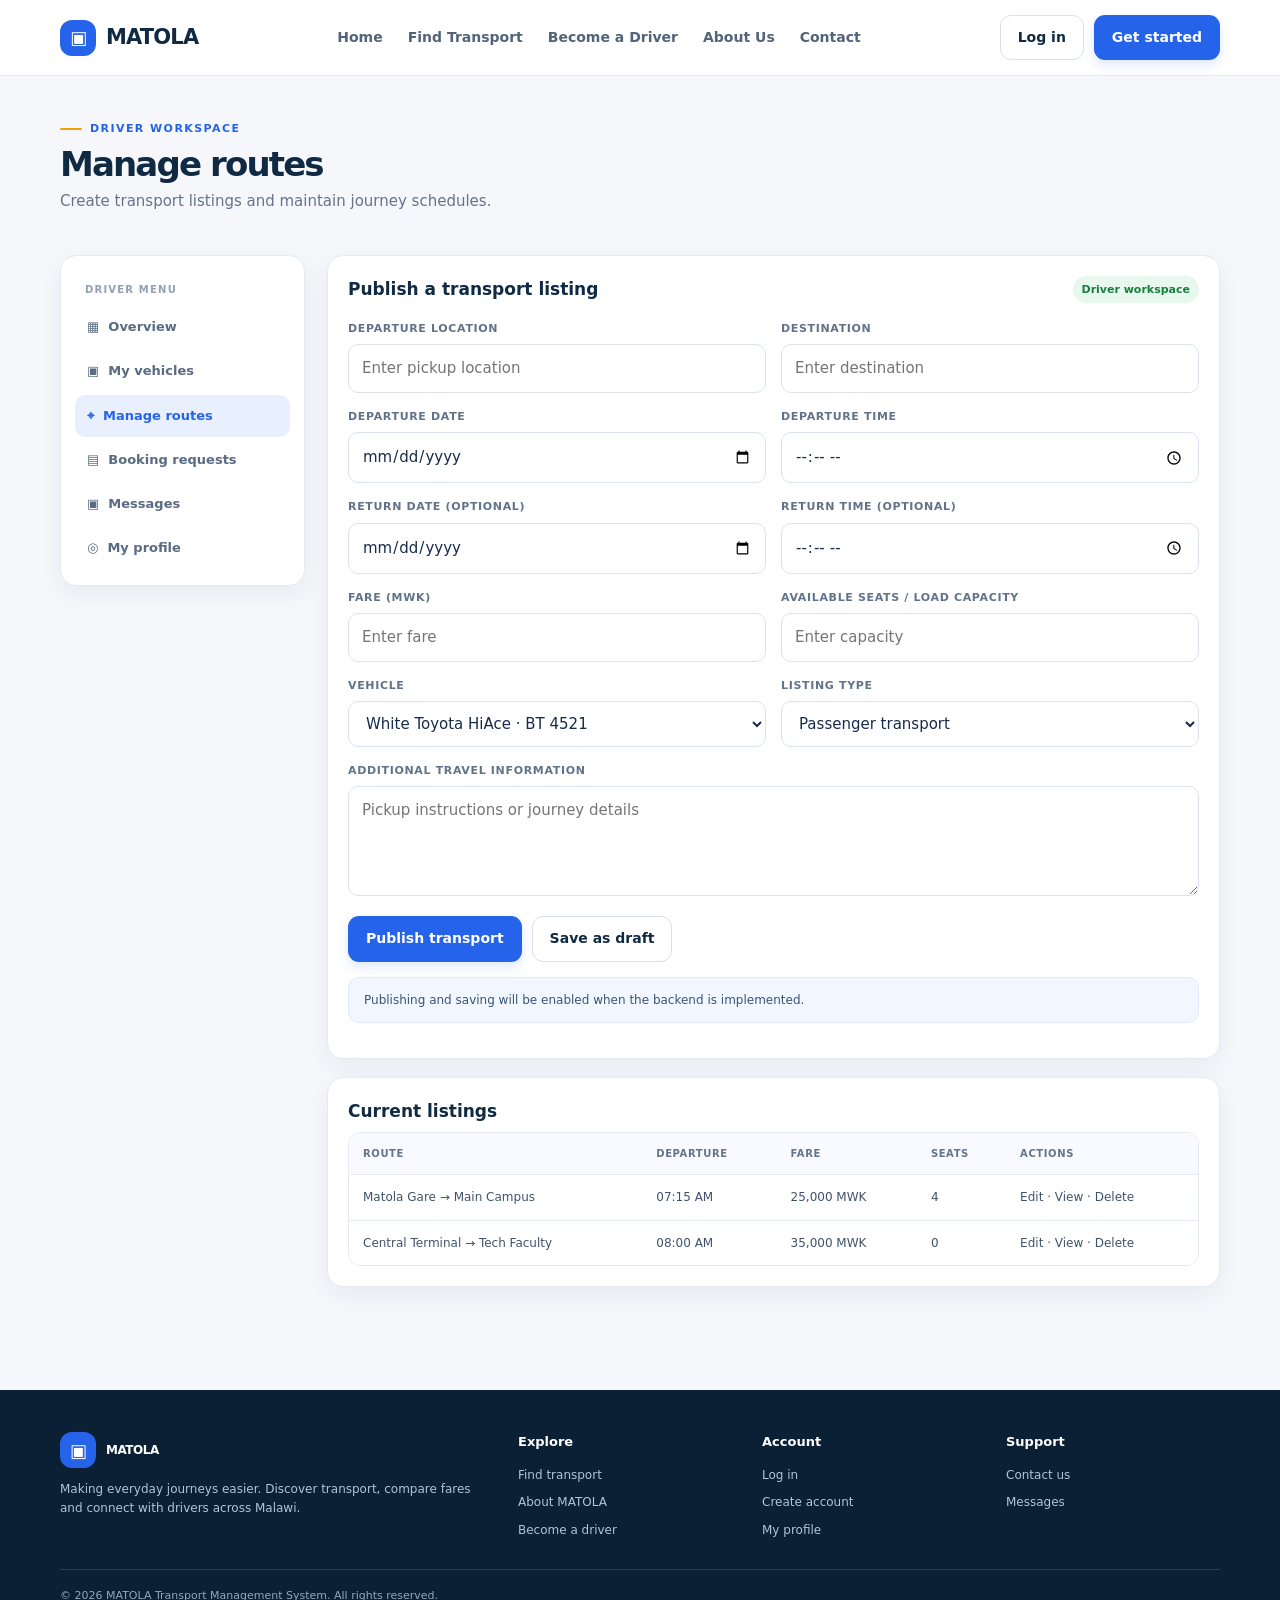
<file: MATOLA-Transport-Management-System/manage-routes.html>
<!doctype html>
<html lang="en">
  <head>
    <meta charset="utf-8" />
    <meta name="viewport" content="width=device-width, initial-scale=1" />
    <meta name="description" content="MATOLA transport management system" />
    <title>Manage Routes | MATOLA</title>
    <link rel="stylesheet" href="assets/styles.css" />
  </head>
  <body>
    <header class="site-header">
      <div class="container header-inner">
        <a class="brand" href="index.html"
          ><span class="brand-mark">▣</span><span>MATOLA</span></a
        >
        <nav class="desktop-nav">
          <a class="" href="index.html">Home</a
          ><a class="" href="find-transport.html">Find Transport</a
          ><a class="" href="register.html">Become a Driver</a
          ><a class="" href="about.html">About Us</a
          ><a class="" href="contact.html">Contact</a>
        </nav>
        <div class="header-actions">
          <a class="btn btn-outline" href="login.html">Log in</a
          ><a class="btn btn-primary" href="register.html">Get started</a>
        </div>
      </div>
    </header>
    <main>
      <div class="page-hero">
        <div class="container">
          <span class="eyebrow">driver workspace</span>
          <h1 class="page-title">Manage routes</h1>
          <p class="page-subtitle">
            Create transport listings and maintain journey schedules.
          </p>
        </div>
      </div>
      <div class="container content-layout">
        <aside class="sidebar">
          <div class="sidebar-label">Driver menu</div>
          <a class="side-link" href="driver-dashboard.html">▦ &nbsp;Overview</a
          ><a class="side-link" href="manage-vehicles.html"
            >▣ &nbsp;My vehicles</a
          ><a class="side-link active" href="manage-routes.html"
            >⌖ &nbsp;Manage routes</a
          ><a class="side-link" href="booking-requests.html"
            >▤ &nbsp;Booking requests</a
          ><a class="side-link" href="messages.html">▣ &nbsp;Messages</a
          ><a class="side-link" href="profile.html">◎ &nbsp;My profile</a>
        </aside>
        <div class="content-main">
          <div class="panel">
            <div class="panel-head">
              <h3>Publish a transport listing</h3>
              <span class="status">Driver workspace</span>
            </div>
            <div class="form-grid">
              <div class="field">
                <label>Departure location</label
                ><input placeholder="Enter pickup location" />
              </div>
              <div class="field">
                <label>Destination</label
                ><input placeholder="Enter destination" />
              </div>
              <div class="field">
                <label>Departure date</label
                ><input type="date" placeholder="" />
              </div>
              <div class="field">
                <label>Departure time</label
                ><input type="time" placeholder="" />
              </div>
              <div class="field">
                <label>Return date (optional)</label
                ><input type="date" placeholder="" />
              </div>
              <div class="field">
                <label>Return time (optional)</label
                ><input type="time" placeholder="" />
              </div>
              <div class="field">
                <label>Fare (MWK)</label
                ><input type="number" placeholder="Enter fare" />
              </div>
              <div class="field">
                <label>Available seats / load capacity</label
                ><input type="number" placeholder="Enter capacity" />
              </div>
              <div class="field">
                <label>Vehicle</label
                ><select>
                  <option>White Toyota HiAce · BT 4521</option>
                  <option>Blue Minibus · MP 8830</option>
                </select>
              </div>
              <div class="field">
                <label>Listing type</label
                ><select>
                  <option>Passenger transport</option>
                  <option>Cargo / load transport</option>
                </select>
              </div>
              <div class="field" style="grid-column: 1/-1">
                <label>Additional travel information</label
                ><textarea
                  placeholder="Pickup instructions or journey details"
                ></textarea>
              </div>
            </div>
            <div class="form-actions">
              <button class="btn btn-primary" type="button">
                Publish transport</button
              ><button class="btn btn-outline" type="button">
                Save as draft
              </button>
            </div>
            <div class="notice">
              Publishing and saving will be enabled when the backend is
              implemented.
            </div>
          </div>
          <div class="panel">
            <h3>Current listings</h3>
            <div class="table-wrap">
              <table>
                <thead>
                  <tr>
                    <th>Route</th>
                    <th>Departure</th>
                    <th>Fare</th>
                    <th>Seats</th>
                    <th>Actions</th>
                  </tr>
                </thead>
                <tbody>
                  <tr>
                    <td>Matola Gare → Main Campus</td>
                    <td>07:15 AM</td>
                    <td>25,000 MWK</td>
                    <td>4</td>
                    <td>Edit · View · Delete</td>
                  </tr>
                  <tr>
                    <td>Central Terminal → Tech Faculty</td>
                    <td>08:00 AM</td>
                    <td>35,000 MWK</td>
                    <td>0</td>
                    <td>Edit · View · Delete</td>
                  </tr>
                </tbody>
              </table>
            </div>
          </div>
        </div>
      </div>
    </main>
    <footer class="site-footer">
      <div class="container">
        <div class="footer-grid">
          <div>
            <a class="brand" href="index.html"
              ><span class="brand-mark">▣</span><span>MATOLA</span></a
            >
            <p>
              Making everyday journeys easier. Discover transport, compare fares
              and connect with drivers across Malawi.
            </p>
          </div>
          <div>
            <h4>Explore</h4>
            <div class="footer-links">
              <a href="find-transport.html">Find transport</a
              ><a href="about.html">About MATOLA</a
              ><a href="register.html">Become a driver</a>
            </div>
          </div>
          <div>
            <h4>Account</h4>
            <div class="footer-links">
              <a href="login.html">Log in</a
              ><a href="register.html">Create account</a
              ><a href="profile.html">My profile</a>
            </div>
          </div>
          <div>
            <h4>Support</h4>
            <div class="footer-links">
              <a href="contact.html">Contact us</a
              ><a href="messages.html">Messages</a>
            </div>
          </div>
        </div>
        <div class="copyright">
          © 2026 MATOLA Transport Management System. All rights reserved.
        </div>
      </div>
    </footer>
    <nav class="mobile-bottom">
      <a class="" href="index.html"><span>⌂</span><span>Home</span></a
      ><a class="" href="messages.html"><span>▤</span><span>Messages</span></a
      ><a class="active" href="profile.html"
        ><span>◎</span><span>Profile</span></a
      >
    </nav>
  </body>
</html>
</file>
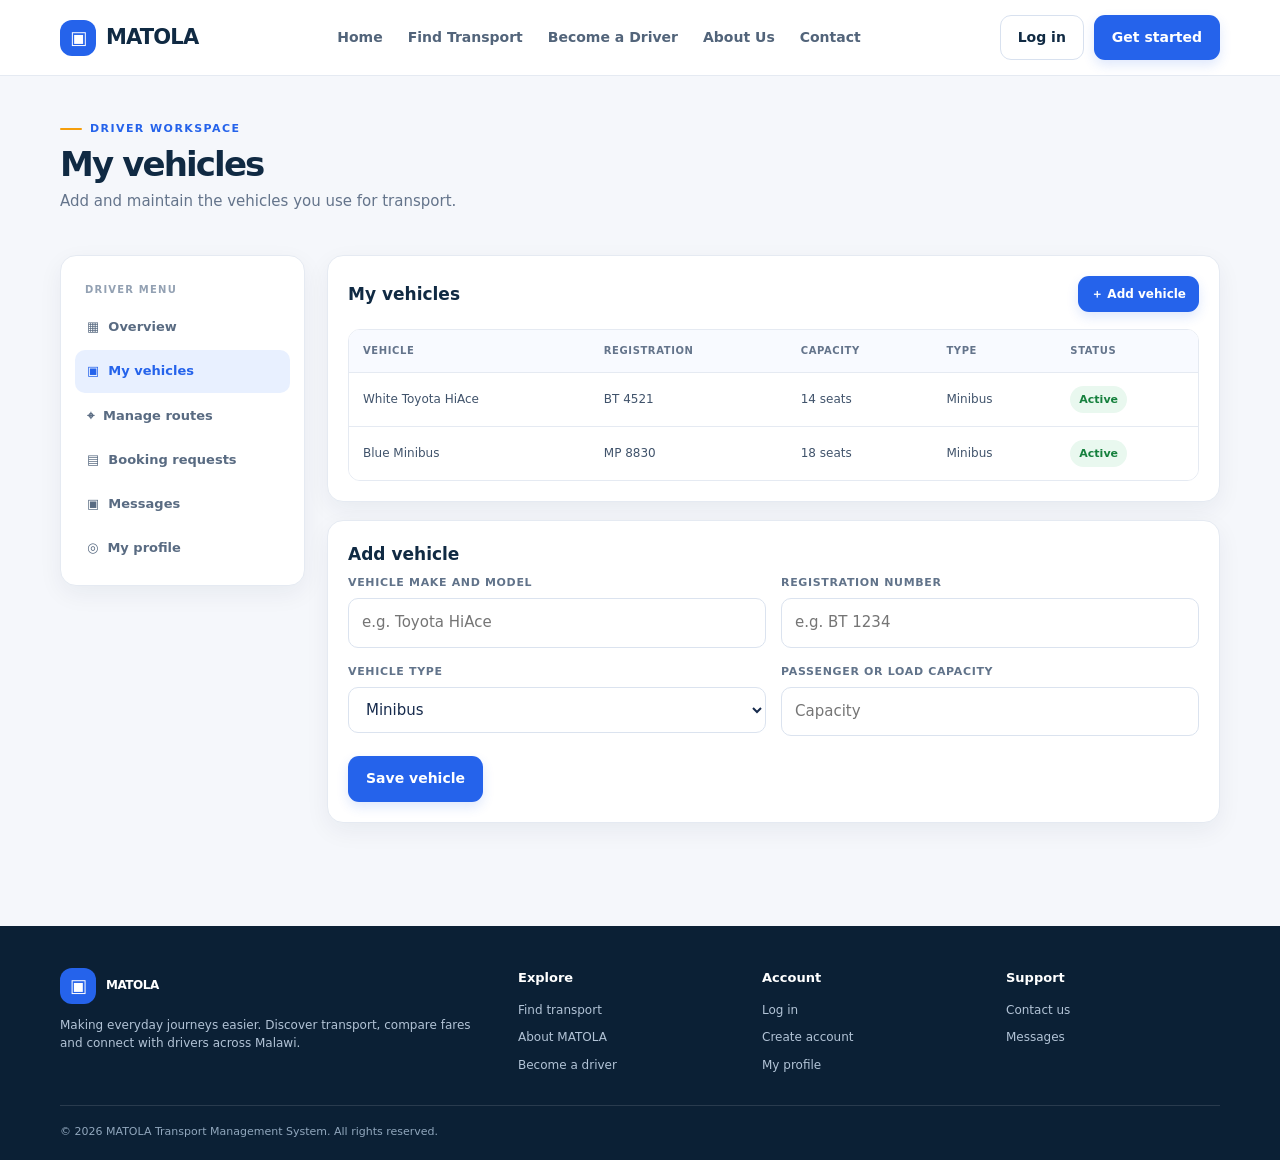
<file: MATOLA-Transport-Management-System/manage-vehicles.html>
<!doctype html>
<html lang="en">
  <head>
    <meta charset="utf-8" />
    <meta name="viewport" content="width=device-width, initial-scale=1" />
    <meta name="description" content="MATOLA transport management system" />
    <title>Manage Vehicles | MATOLA</title>
    <link rel="stylesheet" href="assets/styles.css" />
  </head>
  <body>
    <header class="site-header">
      <div class="container header-inner">
        <a class="brand" href="index.html"
          ><span class="brand-mark">▣</span><span>MATOLA</span></a
        >
        <nav class="desktop-nav">
          <a class="" href="index.html">Home</a
          ><a class="" href="find-transport.html">Find Transport</a
          ><a class="" href="register.html">Become a Driver</a
          ><a class="" href="about.html">About Us</a
          ><a class="" href="contact.html">Contact</a>
        </nav>
        <div class="header-actions">
          <a class="btn btn-outline" href="login.html">Log in</a
          ><a class="btn btn-primary" href="register.html">Get started</a>
        </div>
      </div>
    </header>
    <main>
      <div class="page-hero">
        <div class="container">
          <span class="eyebrow">driver workspace</span>
          <h1 class="page-title">My vehicles</h1>
          <p class="page-subtitle">
            Add and maintain the vehicles you use for transport.
          </p>
        </div>
      </div>
      <div class="container content-layout">
        <aside class="sidebar">
          <div class="sidebar-label">Driver menu</div>
          <a class="side-link" href="driver-dashboard.html">▦ &nbsp;Overview</a
          ><a class="side-link active" href="manage-vehicles.html"
            >▣ &nbsp;My vehicles</a
          ><a class="side-link" href="manage-routes.html"
            >⌖ &nbsp;Manage routes</a
          ><a class="side-link" href="booking-requests.html"
            >▤ &nbsp;Booking requests</a
          ><a class="side-link" href="messages.html">▣ &nbsp;Messages</a
          ><a class="side-link" href="profile.html">◎ &nbsp;My profile</a>
        </aside>
        <div class="content-main">
          <div class="panel">
            <div class="panel-head">
              <h3>My vehicles</h3>
              <a class="btn btn-primary btn-sm" href="#vehicle-form"
                >＋ Add vehicle</a
              >
            </div>
            <div class="table-wrap">
              <table>
                <thead>
                  <tr>
                    <th>Vehicle</th>
                    <th>Registration</th>
                    <th>Capacity</th>
                    <th>Type</th>
                    <th>Status</th>
                  </tr>
                </thead>
                <tbody>
                  <tr>
                    <td>White Toyota HiAce</td>
                    <td>BT 4521</td>
                    <td>14 seats</td>
                    <td>Minibus</td>
                    <td><span class="status">Active</span></td>
                  </tr>
                  <tr>
                    <td>Blue Minibus</td>
                    <td>MP 8830</td>
                    <td>18 seats</td>
                    <td>Minibus</td>
                    <td><span class="status">Active</span></td>
                  </tr>
                </tbody>
              </table>
            </div>
          </div>
          <div class="panel" id="vehicle-form">
            <h3>Add vehicle</h3>
            <div class="form-grid">
              <div class="field">
                <label>Vehicle make and model</label
                ><input placeholder="e.g. Toyota HiAce" />
              </div>
              <div class="field">
                <label>Registration number</label
                ><input placeholder="e.g. BT 1234" />
              </div>
              <div class="field">
                <label>Vehicle type</label
                ><select>
                  <option>Minibus</option>
                  <option>Bus</option>
                  <option>Car</option>
                  <option>Truck / Cargo</option>
                </select>
              </div>
              <div class="field">
                <label>Passenger or load capacity</label
                ><input type="number" placeholder="Capacity" />
              </div>
            </div>
            <div class="form-actions">
              <button class="btn btn-primary" type="button">
                Save vehicle
              </button>
            </div>
          </div>
        </div>
      </div>
    </main>
    <footer class="site-footer">
      <div class="container">
        <div class="footer-grid">
          <div>
            <a class="brand" href="index.html"
              ><span class="brand-mark">▣</span><span>MATOLA</span></a
            >
            <p>
              Making everyday journeys easier. Discover transport, compare fares
              and connect with drivers across Malawi.
            </p>
          </div>
          <div>
            <h4>Explore</h4>
            <div class="footer-links">
              <a href="find-transport.html">Find transport</a
              ><a href="about.html">About MATOLA</a
              ><a href="register.html">Become a driver</a>
            </div>
          </div>
          <div>
            <h4>Account</h4>
            <div class="footer-links">
              <a href="login.html">Log in</a
              ><a href="register.html">Create account</a
              ><a href="profile.html">My profile</a>
            </div>
          </div>
          <div>
            <h4>Support</h4>
            <div class="footer-links">
              <a href="contact.html">Contact us</a
              ><a href="messages.html">Messages</a>
            </div>
          </div>
        </div>
        <div class="copyright">
          © 2026 MATOLA Transport Management System. All rights reserved.
        </div>
      </div>
    </footer>
    <nav class="mobile-bottom">
      <a class="" href="index.html"><span>⌂</span><span>Home</span></a
      ><a class="" href="messages.html"><span>▤</span><span>Messages</span></a
      ><a class="active" href="profile.html"
        ><span>◎</span><span>Profile</span></a
      >
    </nav>
  </body>
</html>
</file>
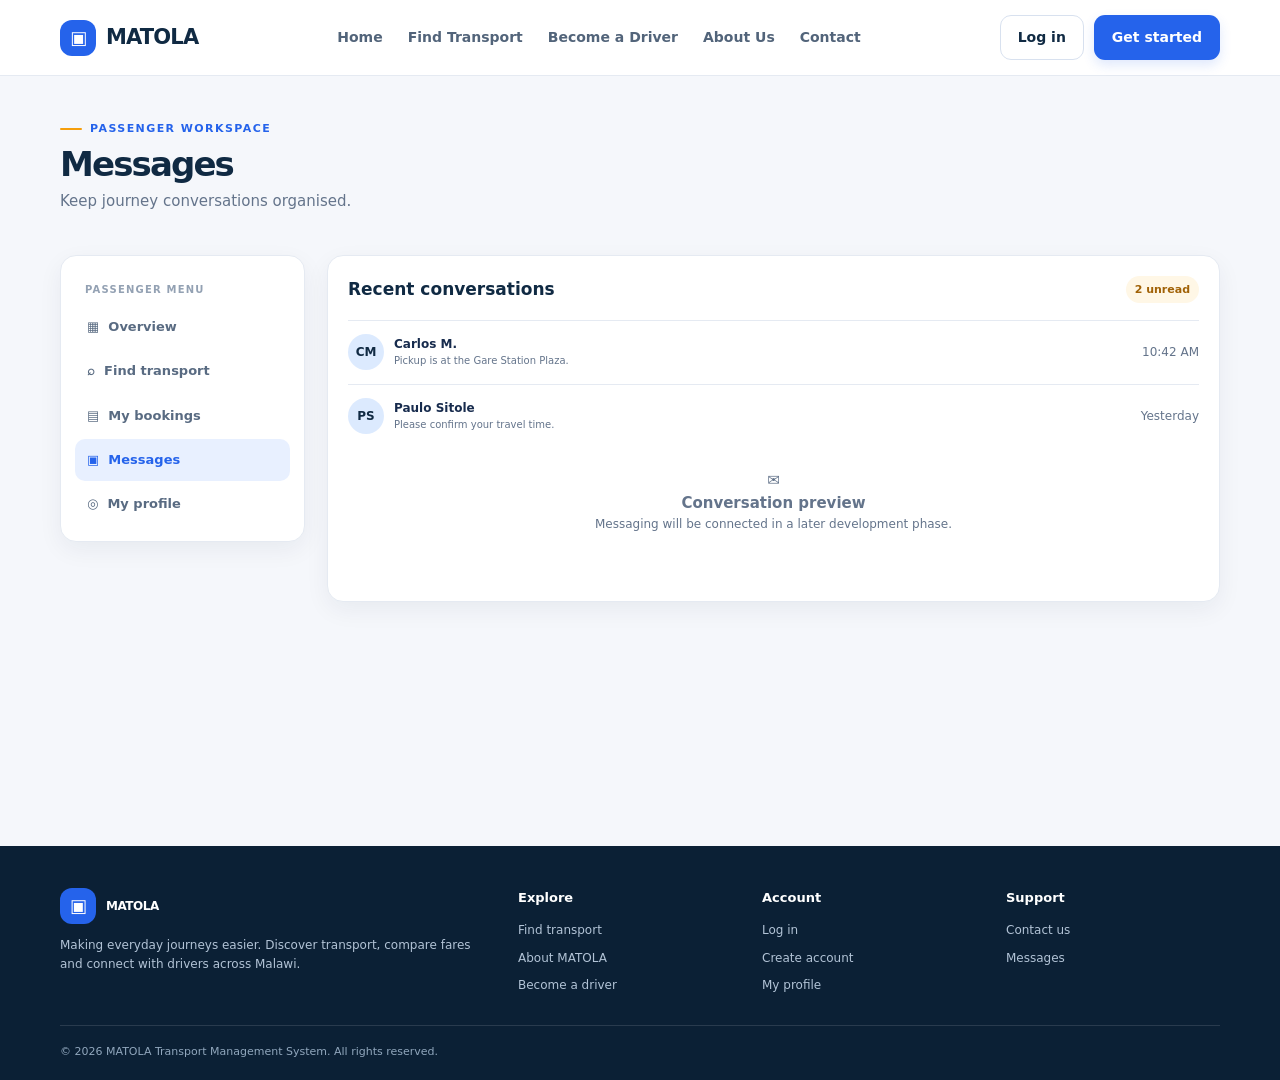
<file: MATOLA-Transport-Management-System/messages.html>
<!doctype html>
<html lang="en">
  <head>
    <meta charset="utf-8" />
    <meta name="viewport" content="width=device-width, initial-scale=1" />
    <meta name="description" content="MATOLA transport management system" />
    <title>Messages | MATOLA</title>
    <link rel="stylesheet" href="assets/styles.css" />
  </head>
  <body>
    <header class="site-header">
      <div class="container header-inner">
        <a class="brand" href="index.html"
          ><span class="brand-mark">▣</span><span>MATOLA</span></a
        >
        <nav class="desktop-nav">
          <a class="" href="index.html">Home</a
          ><a class="" href="find-transport.html">Find Transport</a
          ><a class="" href="register.html">Become a Driver</a
          ><a class="" href="about.html">About Us</a
          ><a class="" href="contact.html">Contact</a>
        </nav>
        <div class="header-actions">
          <a class="btn btn-outline" href="login.html">Log in</a
          ><a class="btn btn-primary" href="register.html">Get started</a>
        </div>
      </div>
    </header>
    <main>
      <div class="page-hero">
        <div class="container">
          <span class="eyebrow">passenger workspace</span>
          <h1 class="page-title">Messages</h1>
          <p class="page-subtitle">Keep journey conversations organised.</p>
        </div>
      </div>
      <div class="container content-layout">
        <aside class="sidebar">
          <div class="sidebar-label">Passenger menu</div>
          <a class="side-link" href="passenger-dashboard.html"
            >▦ &nbsp;Overview</a
          ><a class="side-link" href="find-transport.html"
            >⌕ &nbsp;Find transport</a
          ><a class="side-link" href="my-bookings.html">▤ &nbsp;My bookings</a
          ><a class="side-link active" href="messages.html">▣ &nbsp;Messages</a
          ><a class="side-link" href="profile.html">◎ &nbsp;My profile</a>
        </aside>
        <div class="content-main">
          <div class="panel">
            <div class="panel-head">
              <h3>Recent conversations</h3>
              <span class="status pending">2 unread</span>
            </div>
            <div class="driver-row">
              <div class="driver-info">
                <span class="avatar">CM</span
                ><span
                  >Carlos M.<small
                    >Pickup is at the Gare Station Plaza.</small
                  ></span
                >
              </div>
              <span class="muted small">10:42 AM</span>
            </div>
            <div class="driver-row">
              <div class="driver-info">
                <span class="avatar">PS</span
                ><span
                  >Paulo Sitole<small
                    >Please confirm your travel time.</small
                  ></span
                >
              </div>
              <span class="muted small">Yesterday</span>
            </div>
            <div class="empty-state">
              <div class="empty-icon">✉</div>
              <b>Conversation preview</b>
              <p class="small">
                Messaging will be connected in a later development phase.
              </p>
            </div>
          </div>
        </div>
      </div>
    </main>
    <footer class="site-footer">
      <div class="container">
        <div class="footer-grid">
          <div>
            <a class="brand" href="index.html"
              ><span class="brand-mark">▣</span><span>MATOLA</span></a
            >
            <p>
              Making everyday journeys easier. Discover transport, compare fares
              and connect with drivers across Malawi.
            </p>
          </div>
          <div>
            <h4>Explore</h4>
            <div class="footer-links">
              <a href="find-transport.html">Find transport</a
              ><a href="about.html">About MATOLA</a
              ><a href="register.html">Become a driver</a>
            </div>
          </div>
          <div>
            <h4>Account</h4>
            <div class="footer-links">
              <a href="login.html">Log in</a
              ><a href="register.html">Create account</a
              ><a href="profile.html">My profile</a>
            </div>
          </div>
          <div>
            <h4>Support</h4>
            <div class="footer-links">
              <a href="contact.html">Contact us</a
              ><a href="messages.html">Messages</a>
            </div>
          </div>
        </div>
        <div class="copyright">
          © 2026 MATOLA Transport Management System. All rights reserved.
        </div>
      </div>
    </footer>
    <nav class="mobile-bottom">
      <a class="" href="index.html"><span>⌂</span><span>Home</span></a
      ><a class="active" href="messages.html"
        ><span>▤</span><span>Messages</span></a
      ><a class="" href="profile.html"><span>◎</span><span>Profile</span></a>
    </nav>
  </body>
</html>
</file>
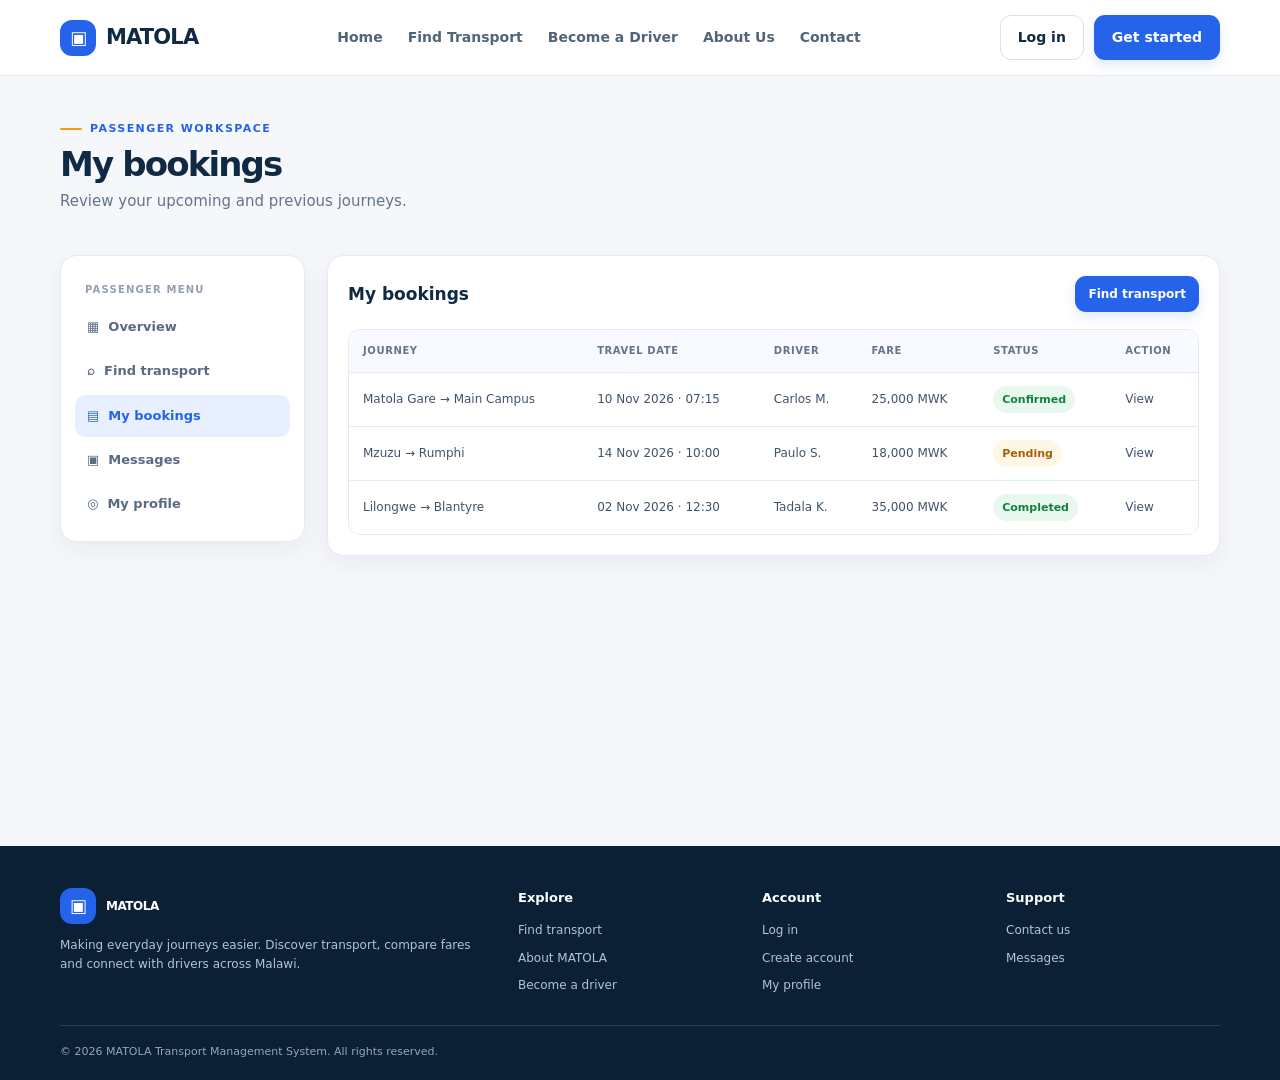
<file: MATOLA-Transport-Management-System/my-bookings.html>
<!doctype html>
<html lang="en">
  <head>
    <meta charset="utf-8" />
    <meta name="viewport" content="width=device-width, initial-scale=1" />
    <meta name="description" content="MATOLA transport management system" />
    <title>My Bookings | MATOLA</title>
    <link rel="stylesheet" href="assets/styles.css" />
  </head>
  <body>
    <header class="site-header">
      <div class="container header-inner">
        <a class="brand" href="index.html"
          ><span class="brand-mark">▣</span><span>MATOLA</span></a
        >
        <nav class="desktop-nav">
          <a class="" href="index.html">Home</a
          ><a class="" href="find-transport.html">Find Transport</a
          ><a class="" href="register.html">Become a Driver</a
          ><a class="" href="about.html">About Us</a
          ><a class="" href="contact.html">Contact</a>
        </nav>
        <div class="header-actions">
          <a class="btn btn-outline" href="login.html">Log in</a
          ><a class="btn btn-primary" href="register.html">Get started</a>
        </div>
      </div>
    </header>
    <main>
      <div class="page-hero">
        <div class="container">
          <span class="eyebrow">passenger workspace</span>
          <h1 class="page-title">My bookings</h1>
          <p class="page-subtitle">
            Review your upcoming and previous journeys.
          </p>
        </div>
      </div>
      <div class="container content-layout">
        <aside class="sidebar">
          <div class="sidebar-label">Passenger menu</div>
          <a class="side-link" href="passenger-dashboard.html"
            >▦ &nbsp;Overview</a
          ><a class="side-link" href="find-transport.html"
            >⌕ &nbsp;Find transport</a
          ><a class="side-link active" href="my-bookings.html"
            >▤ &nbsp;My bookings</a
          ><a class="side-link" href="messages.html">▣ &nbsp;Messages</a
          ><a class="side-link" href="profile.html">◎ &nbsp;My profile</a>
        </aside>
        <div class="content-main">
          <div class="panel">
            <div class="panel-head">
              <h3>My bookings</h3>
              <a class="btn btn-primary btn-sm" href="find-transport.html"
                >Find transport</a
              >
            </div>
            <div class="table-wrap">
              <table>
                <thead>
                  <tr>
                    <th>Journey</th>
                    <th>Travel date</th>
                    <th>Driver</th>
                    <th>Fare</th>
                    <th>Status</th>
                    <th>Action</th>
                  </tr>
                </thead>
                <tbody>
                  <tr>
                    <td>Matola Gare → Main Campus</td>
                    <td>10 Nov 2026 · 07:15</td>
                    <td>Carlos M.</td>
                    <td>25,000 MWK</td>
                    <td><span class="status">Confirmed</span></td>
                    <td><a href="transport-details.html">View</a></td>
                  </tr>
                  <tr>
                    <td>Mzuzu → Rumphi</td>
                    <td>14 Nov 2026 · 10:00</td>
                    <td>Paulo S.</td>
                    <td>18,000 MWK</td>
                    <td><span class="status pending">Pending</span></td>
                    <td><a href="transport-details.html">View</a></td>
                  </tr>
                  <tr>
                    <td>Lilongwe → Blantyre</td>
                    <td>02 Nov 2026 · 12:30</td>
                    <td>Tadala K.</td>
                    <td>35,000 MWK</td>
                    <td><span class="status">Completed</span></td>
                    <td><a href="transport-details.html">View</a></td>
                  </tr>
                </tbody>
              </table>
            </div>
          </div>
        </div>
      </div>
    </main>
    <footer class="site-footer">
      <div class="container">
        <div class="footer-grid">
          <div>
            <a class="brand" href="index.html"
              ><span class="brand-mark">▣</span><span>MATOLA</span></a
            >
            <p>
              Making everyday journeys easier. Discover transport, compare fares
              and connect with drivers across Malawi.
            </p>
          </div>
          <div>
            <h4>Explore</h4>
            <div class="footer-links">
              <a href="find-transport.html">Find transport</a
              ><a href="about.html">About MATOLA</a
              ><a href="register.html">Become a driver</a>
            </div>
          </div>
          <div>
            <h4>Account</h4>
            <div class="footer-links">
              <a href="login.html">Log in</a
              ><a href="register.html">Create account</a
              ><a href="profile.html">My profile</a>
            </div>
          </div>
          <div>
            <h4>Support</h4>
            <div class="footer-links">
              <a href="contact.html">Contact us</a
              ><a href="messages.html">Messages</a>
            </div>
          </div>
        </div>
        <div class="copyright">
          © 2026 MATOLA Transport Management System. All rights reserved.
        </div>
      </div>
    </footer>
    <nav class="mobile-bottom">
      <a class="" href="index.html"><span>⌂</span><span>Home</span></a
      ><a class="" href="messages.html"><span>▤</span><span>Messages</span></a
      ><a class="active" href="profile.html"
        ><span>◎</span><span>Profile</span></a
      >
    </nav>
  </body>
</html>
</file>
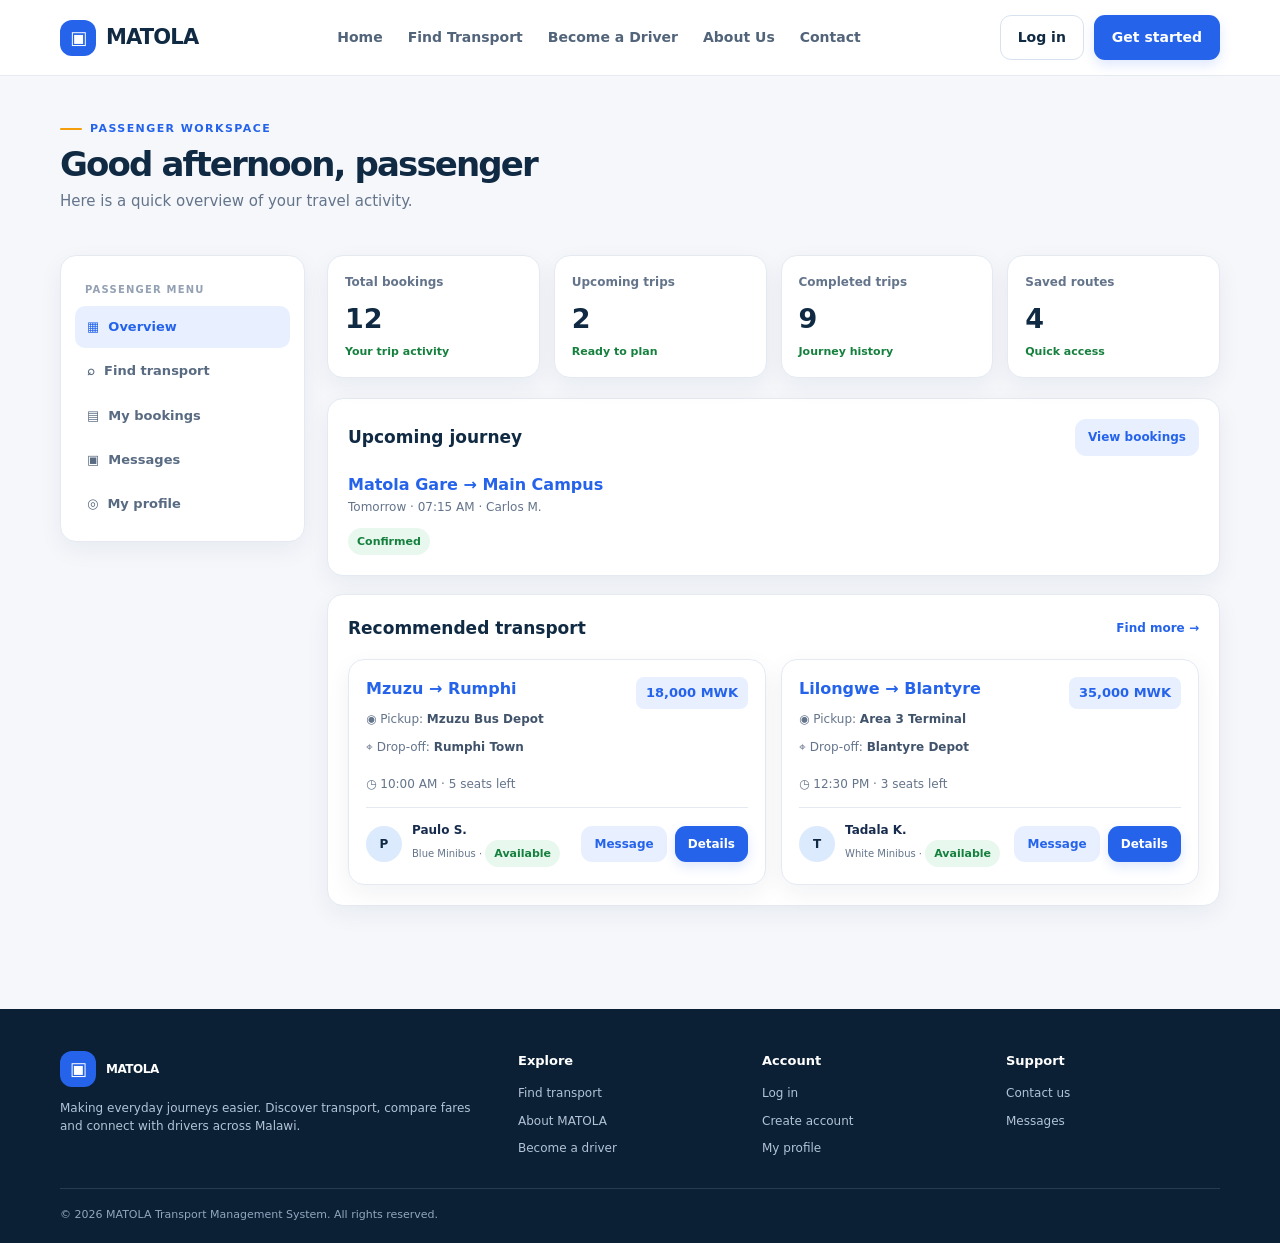
<file: MATOLA-Transport-Management-System/passenger-dashboard.html>
<!doctype html>
<html lang="en">
  <head>
    <meta charset="utf-8" />
    <meta name="viewport" content="width=device-width, initial-scale=1" />
    <meta name="description" content="MATOLA transport management system" />
    <title>Passenger Dashboard | MATOLA</title>
    <link rel="stylesheet" href="assets/styles.css" />
  </head>
  <body>
    <header class="site-header">
      <div class="container header-inner">
        <a class="brand" href="index.html"
          ><span class="brand-mark">▣</span><span>MATOLA</span></a
        >
        <nav class="desktop-nav">
          <a class="" href="index.html">Home</a
          ><a class="" href="find-transport.html">Find Transport</a
          ><a class="" href="register.html">Become a Driver</a
          ><a class="" href="about.html">About Us</a
          ><a class="" href="contact.html">Contact</a>
        </nav>
        <div class="header-actions">
          <a class="btn btn-outline" href="login.html">Log in</a
          ><a class="btn btn-primary" href="register.html">Get started</a>
        </div>
      </div>
    </header>
    <main>
      <div class="page-hero">
        <div class="container">
          <span class="eyebrow">passenger workspace</span>
          <h1 class="page-title">Good afternoon, passenger</h1>
          <p class="page-subtitle">
            Here is a quick overview of your travel activity.
          </p>
        </div>
      </div>
      <div class="container content-layout">
        <aside class="sidebar">
          <div class="sidebar-label">Passenger menu</div>
          <a class="side-link active" href="passenger-dashboard.html"
            >▦ &nbsp;Overview</a
          ><a class="side-link" href="find-transport.html"
            >⌕ &nbsp;Find transport</a
          ><a class="side-link" href="my-bookings.html">▤ &nbsp;My bookings</a
          ><a class="side-link" href="messages.html">▣ &nbsp;Messages</a
          ><a class="side-link" href="profile.html">◎ &nbsp;My profile</a>
        </aside>
        <div class="content-main">
          <div class="stats-grid">
            <div class="stat-card">
              <div class="stat-label">Total bookings</div>
              <div class="stat-value">12</div>
              <div class="stat-note">Your trip activity</div>
            </div>
            <div class="stat-card">
              <div class="stat-label">Upcoming trips</div>
              <div class="stat-value">2</div>
              <div class="stat-note">Ready to plan</div>
            </div>
            <div class="stat-card">
              <div class="stat-label">Completed trips</div>
              <div class="stat-value">9</div>
              <div class="stat-note">Journey history</div>
            </div>
            <div class="stat-card">
              <div class="stat-label">Saved routes</div>
              <div class="stat-value">4</div>
              <div class="stat-note">Quick access</div>
            </div>
          </div>
          <div class="panel">
            <div class="panel-head">
              <h3>Upcoming journey</h3>
              <a class="btn btn-light btn-sm" href="my-bookings.html"
                >View bookings</a
              >
            </div>
            <div class="route-name">Matola Gare → Main Campus</div>
            <p class="muted small">Tomorrow · 07:15 AM · Carlos M.</p>
            <span class="status">Confirmed</span>
          </div>
          <div class="panel">
            <div class="panel-head">
              <h3>Recommended transport</h3>
              <a
                href="find-transport.html"
                style="color: var(--blue); font-size: 12px; font-weight: 800"
                >Find more →</a
              >
            </div>
            <div class="transport-list">
              <article class="transport-card">
                <div class="card-top">
                  <div>
                    <div class="route-name">Mzuzu → Rumphi</div>
                    <div class="detail-line">
                      ◉ Pickup: <strong>Mzuzu Bus Depot</strong>
                    </div>
                    <div class="detail-line">
                      ⌖ Drop-off: <strong>Rumphi Town</strong>
                    </div>
                  </div>
                  <span class="price">18,000 MWK</span>
                </div>
                <div class="detail-line">◷ 10:00 AM · 5 seats left</div>
                <div class="driver-row">
                  <div class="driver-info">
                    <span class="avatar">P</span
                    ><span
                      >Paulo S.<small
                        >Blue Minibus ·
                        <span class="status">Available</span></small
                      ></span
                    >
                  </div>
                  <div class="inline-actions">
                    <a class="btn btn-light btn-sm" href="messages.html"
                      >Message</a
                    ><a
                      class="btn btn-primary btn-sm"
                      href="transport-details.html"
                      >Details</a
                    >
                  </div>
                </div>
              </article>
              <article class="transport-card">
                <div class="card-top">
                  <div>
                    <div class="route-name">Lilongwe → Blantyre</div>
                    <div class="detail-line">
                      ◉ Pickup: <strong>Area 3 Terminal</strong>
                    </div>
                    <div class="detail-line">
                      ⌖ Drop-off: <strong>Blantyre Depot</strong>
                    </div>
                  </div>
                  <span class="price">35,000 MWK</span>
                </div>
                <div class="detail-line">◷ 12:30 PM · 3 seats left</div>
                <div class="driver-row">
                  <div class="driver-info">
                    <span class="avatar">T</span
                    ><span
                      >Tadala K.<small
                        >White Minibus ·
                        <span class="status">Available</span></small
                      ></span
                    >
                  </div>
                  <div class="inline-actions">
                    <a class="btn btn-light btn-sm" href="messages.html"
                      >Message</a
                    ><a
                      class="btn btn-primary btn-sm"
                      href="transport-details.html"
                      >Details</a
                    >
                  </div>
                </div>
              </article>
            </div>
          </div>
        </div>
      </div>
    </main>
    <footer class="site-footer">
      <div class="container">
        <div class="footer-grid">
          <div>
            <a class="brand" href="index.html"
              ><span class="brand-mark">▣</span><span>MATOLA</span></a
            >
            <p>
              Making everyday journeys easier. Discover transport, compare fares
              and connect with drivers across Malawi.
            </p>
          </div>
          <div>
            <h4>Explore</h4>
            <div class="footer-links">
              <a href="find-transport.html">Find transport</a
              ><a href="about.html">About MATOLA</a
              ><a href="register.html">Become a driver</a>
            </div>
          </div>
          <div>
            <h4>Account</h4>
            <div class="footer-links">
              <a href="login.html">Log in</a
              ><a href="register.html">Create account</a
              ><a href="profile.html">My profile</a>
            </div>
          </div>
          <div>
            <h4>Support</h4>
            <div class="footer-links">
              <a href="contact.html">Contact us</a
              ><a href="messages.html">Messages</a>
            </div>
          </div>
        </div>
        <div class="copyright">
          © 2026 MATOLA Transport Management System. All rights reserved.
        </div>
      </div>
    </footer>
    <nav class="mobile-bottom">
      <a class="" href="index.html"><span>⌂</span><span>Home</span></a
      ><a class="" href="messages.html"><span>▤</span><span>Messages</span></a
      ><a class="active" href="profile.html"
        ><span>◎</span><span>Profile</span></a
      >
    </nav>
  </body>
</html>
</file>
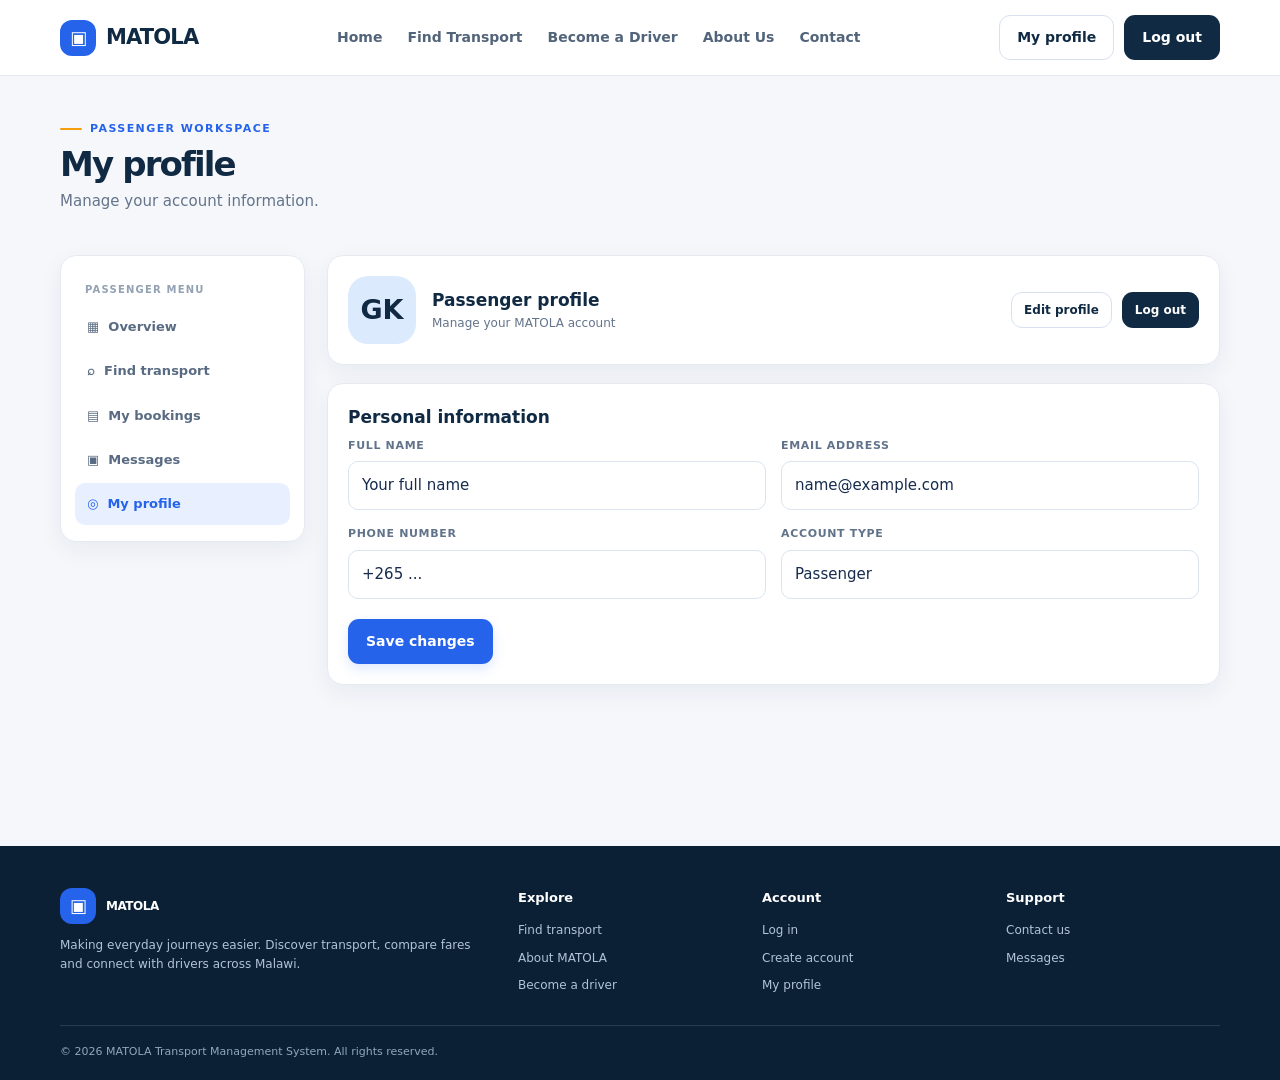
<file: MATOLA-Transport-Management-System/profile.html>
<!doctype html>
<html lang="en">
  <head>
    <meta charset="utf-8" />
    <meta name="viewport" content="width=device-width, initial-scale=1" />
    <meta name="description" content="MATOLA transport management system" />
    <title>My Profile | MATOLA</title>
    <link rel="stylesheet" href="assets/styles.css" />
  </head>
  <body>
    <header class="site-header">
      <div class="container header-inner">
        <a class="brand" href="index.html"
          ><span class="brand-mark">▣</span><span>MATOLA</span></a
        >
        <nav class="desktop-nav">
          <a class="" href="index.html">Home</a
          ><a class="" href="find-transport.html">Find Transport</a
          ><a class="" href="register.html">Become a Driver</a
          ><a class="" href="about.html">About Us</a
          ><a class="" href="contact.html">Contact</a>
        </nav>
        <div class="header-actions">
          <a class="btn btn-outline" href="profile.html">My profile</a
          ><a class="btn btn-primary btn-logout" href="index.html">Log out</a>
        </div>
      </div>
    </header>
    <main>
      <div class="page-hero">
        <div class="container">
          <span class="eyebrow">passenger workspace</span>
          <h1 class="page-title">My profile</h1>
          <p class="page-subtitle">Manage your account information.</p>
        </div>
      </div>
      <div class="container content-layout">
        <aside class="sidebar">
          <div class="sidebar-label">Passenger menu</div>
          <a class="side-link" href="passenger-dashboard.html"
            >▦ &nbsp;Overview</a
          ><a class="side-link" href="find-transport.html"
            >⌕ &nbsp;Find transport</a
          ><a class="side-link" href="my-bookings.html">▤ &nbsp;My bookings</a
          ><a class="side-link" href="messages.html">▣ &nbsp;Messages</a
          ><a class="side-link active" href="profile.html"
            >◎ &nbsp;My profile</a
          >
        </aside>
        <div class="content-main">
          <div class="panel">
            <div class="profile-head">
              <div class="profile-avatar">GK</div>
              <div>
                <h3 class="mb-0">Passenger profile</h3>
                <p class="muted small mb-0">Manage your MATOLA account</p>
              </div>
              <div class="profile-actions">
                <a class="btn btn-outline btn-sm" href="#">Edit profile</a>
                <a class="btn btn-primary btn-sm btn-logout" href="index.html"
                  >Log out</a
                >
              </div>
            </div>
          </div>
          <div class="panel">
            <h3>Personal information</h3>
            <div class="form-grid">
              <div class="field">
                <label>Full name</label><input value="Your full name" />
              </div>
              <div class="field">
                <label>Email address</label><input value="name@example.com" />
              </div>
              <div class="field">
                <label>Phone number</label><input value="+265 ..." />
              </div>
              <div class="field">
                <label>Account type</label><input value="Passenger" readonly />
              </div>
            </div>
            <div class="form-actions">
              <button class="btn btn-primary" type="button">
                Save changes
              </button>
            </div>
          </div>
        </div>
      </div>
    </main>
    <footer class="site-footer">
      <div class="container">
        <div class="footer-grid">
          <div>
            <a class="brand" href="index.html"
              ><span class="brand-mark">▣</span><span>MATOLA</span></a
            >
            <p>
              Making everyday journeys easier. Discover transport, compare fares
              and connect with drivers across Malawi.
            </p>
          </div>
          <div>
            <h4>Explore</h4>
            <div class="footer-links">
              <a href="find-transport.html">Find transport</a
              ><a href="about.html">About MATOLA</a
              ><a href="register.html">Become a driver</a>
            </div>
          </div>
          <div>
            <h4>Account</h4>
            <div class="footer-links">
              <a href="login.html">Log in</a
              ><a href="register.html">Create account</a
              ><a href="profile.html">My profile</a>
            </div>
          </div>
          <div>
            <h4>Support</h4>
            <div class="footer-links">
              <a href="contact.html">Contact us</a
              ><a href="messages.html">Messages</a>
            </div>
          </div>
        </div>
        <div class="copyright">
          © 2026 MATOLA Transport Management System. All rights reserved.
        </div>
      </div>
    </footer>
    <nav class="mobile-bottom">
      <a class="" href="index.html"><span>⌂</span><span>Home</span></a
      ><a class="" href="messages.html"><span>▤</span><span>Messages</span></a
      ><a class="active" href="profile.html"
        ><span>◎</span><span>Profile</span></a
      >
    </nav>
  </body>
</html>
</file>
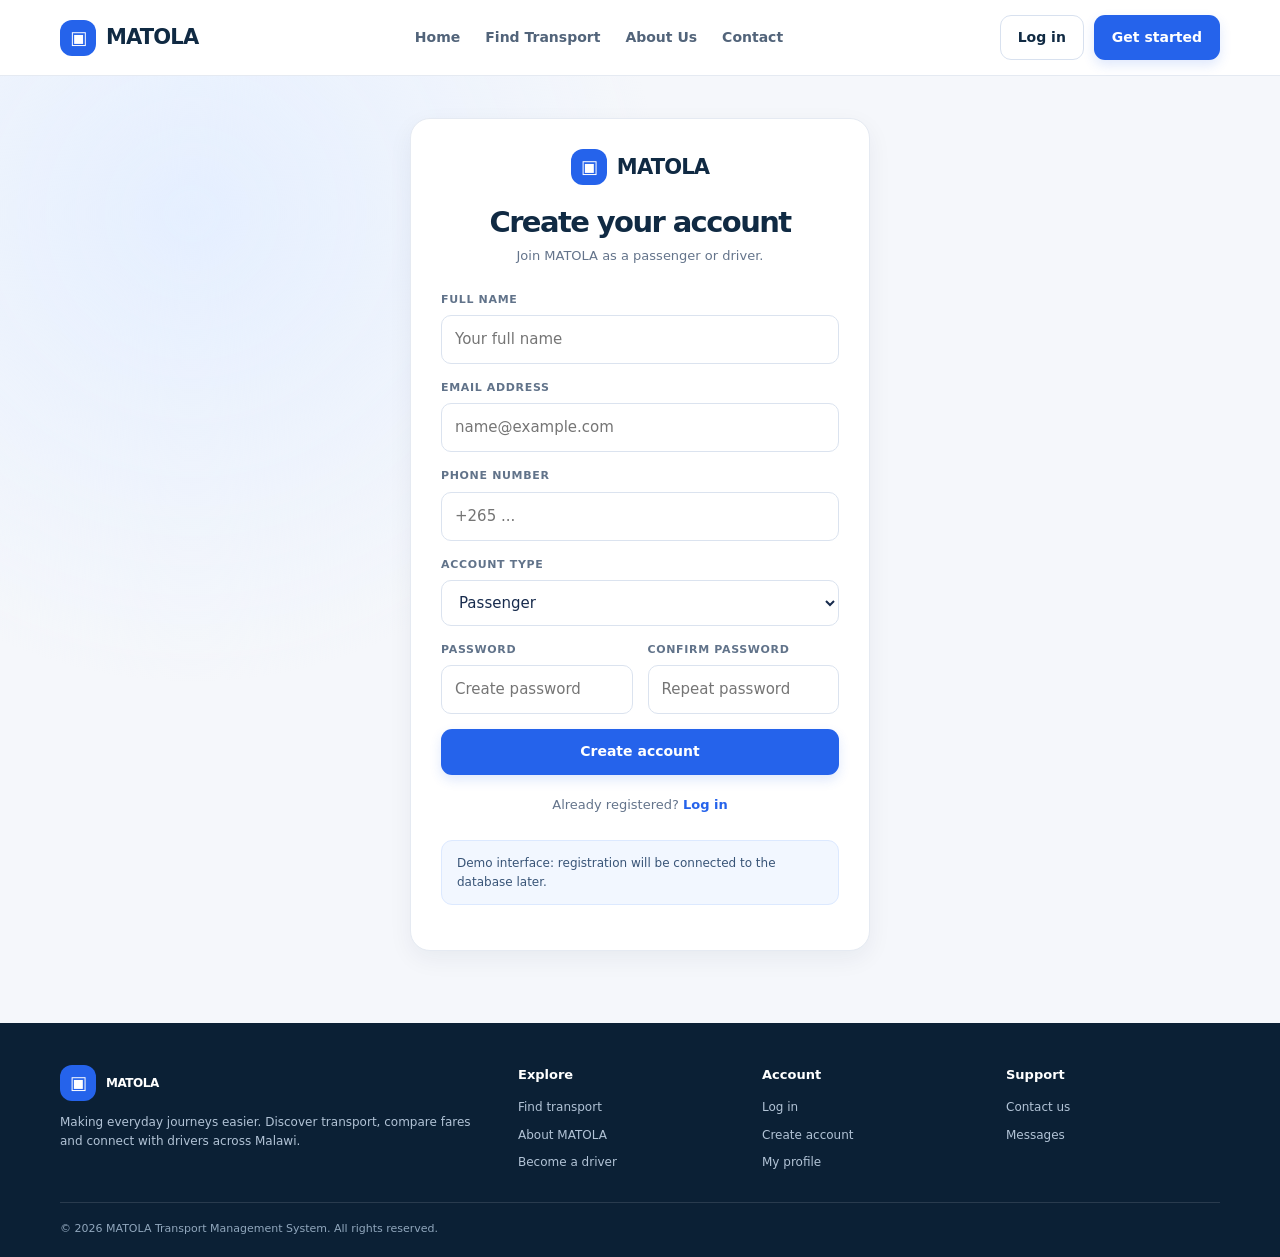
<file: MATOLA-Transport-Management-System/register.html>
<!doctype html>
<html lang="en">
  <head>
    <meta charset="utf-8" />
    <meta name="viewport" content="width=device-width, initial-scale=1" />
    <meta name="description" content="MATOLA transport management system" />
    <title>Register | MATOLA</title>
    <link rel="stylesheet" href="assets/styles.css" />
  </head>
  <body>
    <header class="site-header">
      <div class="container header-inner">
        <a class="brand" href="index.html"
          ><span class="brand-mark">▣</span><span>MATOLA</span></a
        >
        <nav class="desktop-nav">
          <a class="" href="index.html">Home</a
          ><a class="" href="find-transport.html">Find Transport</a
          ><a class="" href="about.html">About Us</a
          ><a class="" href="contact.html">Contact</a>
        </nav>
        <div class="header-actions">
          <a class="btn btn-outline" href="login.html">Log in</a
          ><a class="btn btn-primary" href="register.html">Get started</a>
        </div>
      </div>
    </header>
    <main>
      <section class="auth-shell">
        <div class="auth-card">
          <a class="brand" href="index.html"
            ><span class="brand-mark">▣</span><span>MATOLA</span></a
          >
          <h1>Create your account</h1>
          <p>Join MATOLA as a passenger or driver.</p>
          <form class="auth-form">
            <div class="field">
              <label>Full name</label
              ><input placeholder="Your full name" required />
            </div>
            <div class="field">
              <label>Email address</label
              ><input type="email" placeholder="name@example.com" required />
            </div>
            <div class="field">
              <label>Phone number</label
              ><input type="tel" placeholder="+265 ..." required />
            </div>
            <div class="field">
              <label>Account type</label
              ><select>
                <option>Passenger</option>
                <option>Driver</option>
              </select>
            </div>
            <div class="form-grid">
              <div class="field">
                <label>Password</label
                ><input type="password" placeholder="Create password" />
              </div>
              <div class="field">
                <label>Confirm password</label
                ><input type="password" placeholder="Repeat password" />
              </div>
            </div>
            <button class="btn btn-primary" type="button">
              Create account
            </button>
          </form>
          <p class="auth-foot">
            Already registered?
            <a href="login.html" style="color: var(--blue); font-weight: 800"
              >Log in</a
            >
          </p>
          <div class="notice">
            Demo interface: registration will be connected to the database
            later.
          </div>
        </div>
      </section>
    </main>
    <footer class="site-footer">
      <div class="container">
        <div class="footer-grid">
          <div>
            <a class="brand" href="index.html"
              ><span class="brand-mark">▣</span><span>MATOLA</span></a
            >
            <p>
              Making everyday journeys easier. Discover transport, compare fares
              and connect with drivers across Malawi.
            </p>
          </div>
          <div>
            <h4>Explore</h4>
            <div class="footer-links">
              <a href="find-transport.html">Find transport</a
              ><a href="about.html">About MATOLA</a
              ><a href="register.html">Become a driver</a>
            </div>
          </div>
          <div>
            <h4>Account</h4>
            <div class="footer-links">
              <a href="login.html">Log in</a
              ><a href="register.html">Create account</a
              ><a href="profile.html">My profile</a>
            </div>
          </div>
          <div>
            <h4>Support</h4>
            <div class="footer-links">
              <a href="contact.html">Contact us</a
              ><a href="messages.html">Messages</a>
            </div>
          </div>
        </div>
        <div class="copyright">
          © 2026 MATOLA Transport Management System. All rights reserved.
        </div>
      </div>
    </footer>
    <nav class="mobile-bottom">
      <a class="" href="index.html"><span>⌂</span><span>Home</span></a
      ><a class="" href="messages.html"><span>▤</span><span>Messages</span></a
      ><a class="active" href="profile.html"
        ><span>◎</span><span>Profile</span></a
      >
    </nav>
  </body>
</html>
</file>
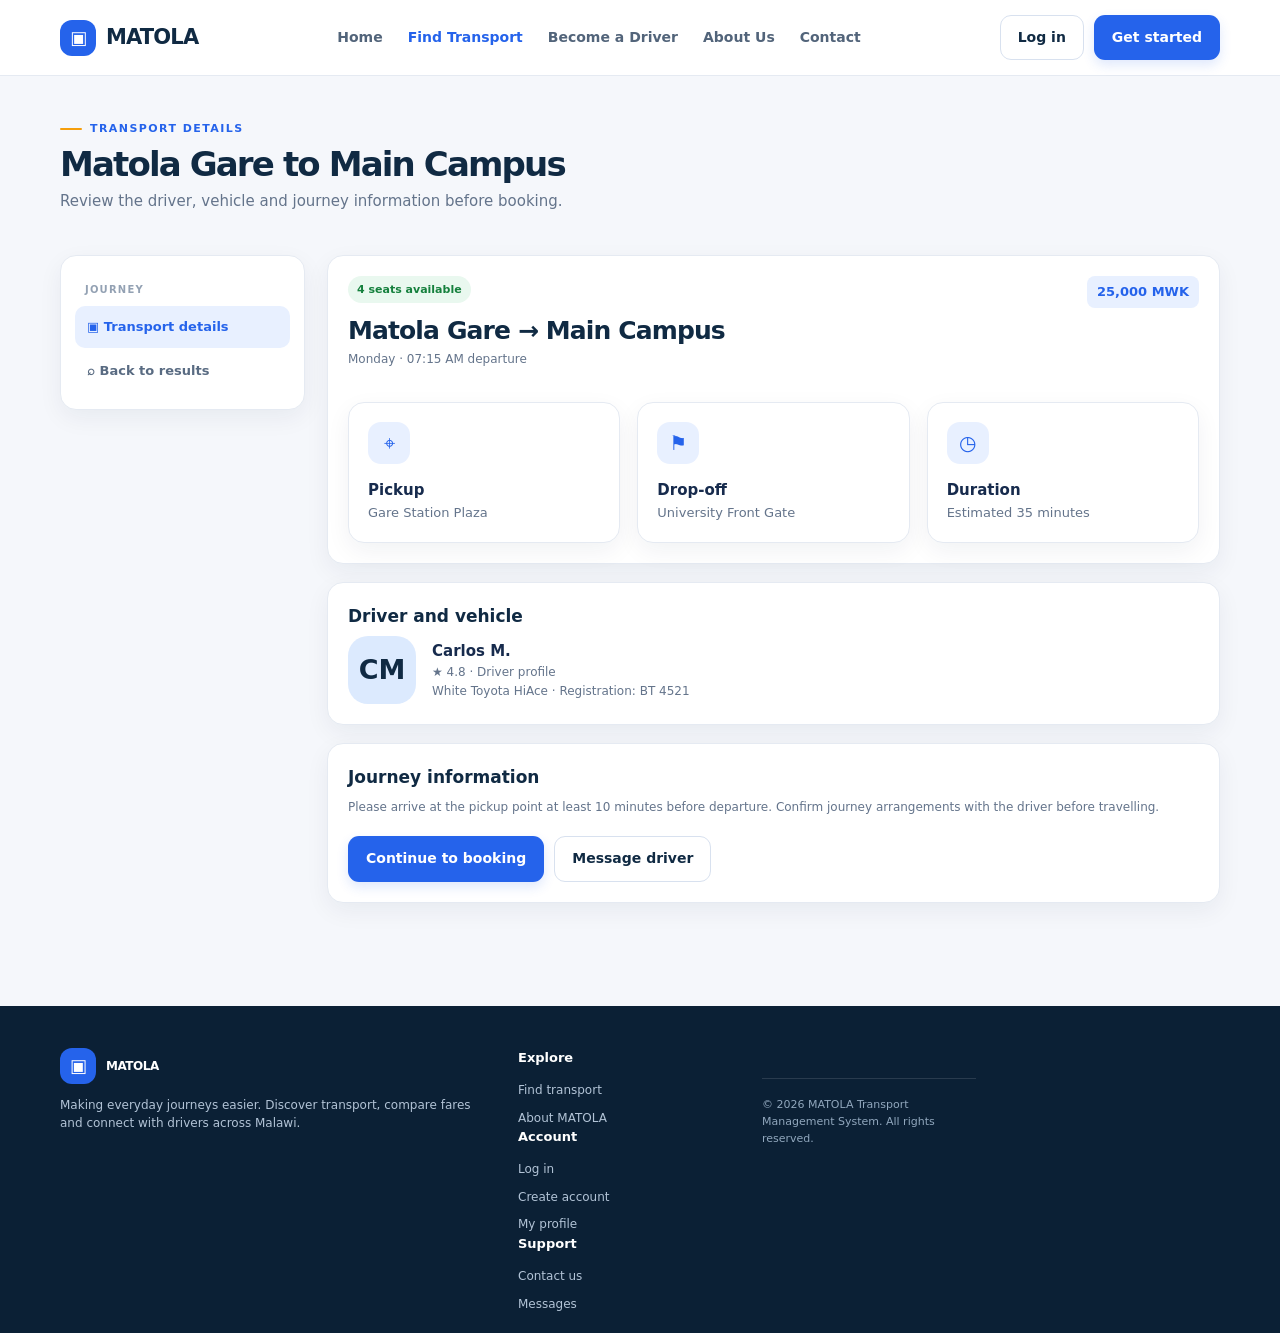
<file: MATOLA-Transport-Management-System/transport-details.html>
<!doctype html>
<html lang="en">
  <head>
    <meta charset="utf-8" />
    <meta name="viewport" content="width=device-width, initial-scale=1" />
    <meta name="description" content="MATOLA transport management system" />
    <title>Transport Details | MATOLA</title>
    <link rel="stylesheet" href="assets/styles.css" />
  </head>
  <body>
    <header class="site-header">
      <div class="container header-inner">
        <a class="brand" href="index.html"
          ><span class="brand-mark">▣</span><span>MATOLA</span></a
        >
        <nav class="desktop-nav">
          <a class="" href="index.html">Home</a
          ><a class="active" href="find-transport.html">Find Transport</a
          ><a class="" href="register.html">Become a Driver</a
          ><a class="" href="about.html">About Us</a
          ><a class="" href="contact.html">Contact</a>
        </nav>
        <div class="header-actions">
          <a class="btn btn-outline" href="login.html">Log in</a
          ><a class="btn btn-primary" href="register.html">Get started</a>
        </div>
      </div>
    </header>
    <main>
      <div class="page-hero">
        <div class="container">
          <span class="eyebrow">Transport details</span>
          <h1 class="page-title">Matola Gare to Main Campus</h1>
          <p class="page-subtitle">
            Review the driver, vehicle and journey information before booking.
          </p>
        </div>
      </div>
      <div class="container content-layout">
        <aside class="sidebar">
          <div class="sidebar-label">Journey</div>
          <a class="side-link active" href="transport-details.html"
            >▣ Transport details</a
          ><a class="side-link" href="find-transport.html">⌕ Back to results</a>
        </aside>
        <div class="content-main">
          <div class="panel">
            <div class="card-top">
              <div>
                <span class="status">4 seats available</span>
                <h2 style="font-size: 25px; margin: 13px 0 4px">
                  Matola Gare → Main Campus
                </h2>
                <p class="muted small">Monday · 07:15 AM departure</p>
              </div>
              <span class="price">25,000 MWK</span>
            </div>
            <div
              class="feature-grid"
              style="grid-template-columns: repeat(3, 1fr); margin-top: 22px"
            >
              <div class="feature-card">
                <div class="feature-icon">⌖</div>
                <b>Pickup</b>
                <p>Gare Station Plaza</p>
              </div>
              <div class="feature-card">
                <div class="feature-icon">⚑</div>
                <b>Drop-off</b>
                <p>University Front Gate</p>
              </div>
              <div class="feature-card">
                <div class="feature-icon">◷</div>
                <b>Duration</b>
                <p>Estimated 35 minutes</p>
              </div>
            </div>
          </div>
          <div class="panel">
            <h3>Driver and vehicle</h3>
            <div class="profile-head">
              <div class="profile-avatar">CM</div>
              <div>
                <b>Carlos M.</b>
                <div class="muted small">★ 4.8 · Driver profile</div>
                <div class="muted small">
                  White Toyota HiAce · Registration: BT 4521
                </div>
              </div>
            </div>
          </div>
          <div class="panel">
            <h3>Journey information</h3>
            <p class="muted small">
              Please arrive at the pickup point at least 10 minutes before
              departure. Confirm journey arrangements with the driver before
              travelling.
            </p>
            <div class="form-actions">
              <a class="btn btn-primary" href="my-bookings.html"
                >Continue to booking</a
              ><a class="btn btn-outline" href="messages.html"
                >Message driver</a
              >
            </div>
          </div>
        </div>
      </div>
    </main>
    <footer class="site-footer">
      <div class="container">
        <div class="footer-grid">
          <div>
            <a class="brand" href="index.html"
              ><span class="brand-mark">▣</span><span>MATOLA</span></a
            >
            <p>
              Making everyday journeys easier. Discover transport, compare fares
              and connect with drivers across Malawi.
            </p>
          </div>
          <div>
            <h4>Explore</h4>
            <div class="footer-links">
              <a href="find-transport.html">Find transport</a
              ><a href="about.html">About MATOLA</a
            </div>
          </div>
          <div>
            <h4>Account</h4>
            <div class="footer-links">
              <a href="login.html">Log in</a
              ><a href="register.html">Create account</a
              ><a href="profile.html">My profile</a>
            </div>
          </div>
          <div>
            <h4>Support</h4>
            <div class="footer-links">
              <a href="contact.html">Contact us</a
              ><a href="messages.html">Messages</a>
            </div>
          </div>
        </div>
        <div class="copyright">
          © 2026 MATOLA Transport Management System. All rights reserved.
        </div>
      </div>
    </footer>
    <nav class="mobile-bottom">
      <a class="active" href="index.html"><span>⌂</span><span>Home</span></a
      ><a class="" href="messages.html"><span>▤</span><span>Messages</span></a
      ><a class="" href="profile.html"><span>◎</span><span>Profile</span></a>
    </nav>
  </body>
</html>
</file>
<file: MATOLA-Transport-Management-System/assets/styles.css>
:root {
  --navy: #102a43;
  --blue: #2563eb;
  --blue-soft: #e8f0ff;
  --orange: #f59e0b;
  --bg: #f5f7fb;
  --white: #fff;
  --text: #172b4d;
  --muted: #64748b;
  --line: #e5eaf2;
  --green: #15803d;
  --shadow: 0 8px 24px rgba(16, 42, 67, 0.06);
  --r: 16px;
}
* {
  box-sizing: border-box;
}
html {
  scroll-behavior: smooth;
}
body {
  margin: 0;
  background: var(--bg);
  color: var(--text);
  font:
    15px/1.55 Inter,
    system-ui,
    -apple-system,
    "Segoe UI",
    sans-serif;
}
a {
  color: inherit;
  text-decoration: none;
}
button,
input,
select,
textarea {
  font: inherit;
}
.container {
  width: min(1160px, calc(100% - 40px));
  margin: auto;
}
.site-header {
  height: 76px;
  background: #fffffff2;
  border-bottom: 1px solid var(--line);
  display: flex;
  align-items: center;
  position: sticky;
  top: 0;
  z-index: 20;
  backdrop-filter: blur(12px);
}
.header-inner {
  display: flex;
  align-items: center;
  justify-content: space-between;
  gap: 24px;
}
.brand {
  display: flex;
  align-items: center;
  gap: 10px;
  font-weight: 850;
  letter-spacing: -0.04em;
  color: var(--navy);
  font-size: 21px;
}
.brand-mark {
  width: 36px;
  height: 36px;
  border-radius: 12px;
  background: var(--blue);
  display: grid;
  place-items: center;
  color: #fff;
  font-size: 18px;
}
.desktop-nav {
  display: flex;
  align-items: center;
  gap: 25px;
  color: #52647a;
  font-weight: 650;
  font-size: 14px;
  transition:
    opacity 0.25s ease,
    transform 0.25s ease,
    visibility 0.25s ease;
}
.desktop-nav a:hover,
.desktop-nav a.active {
  color: var(--blue);
}
.header-actions {
  display: flex;
  gap: 10px;
  align-items: center;
  transition:
    opacity 0.25s ease,
    transform 0.25s ease;
}
.btn {
  display: inline-flex;
  align-items: center;
  justify-content: center;
  gap: 8px;
  padding: 11px 17px;
  border: 1px solid transparent;
  border-radius: 11px;
  font-weight: 750;
  font-size: 14px;
  cursor: pointer;
}
.btn-primary {
  background: var(--blue);
  color: #fff;
  box-shadow: 0 5px 12px #2563eb26;
}
.btn-outline {
  border-color: #d8e1ef;
  background: #fff;
  color: var(--navy);
}
.btn-light {
  background: var(--blue-soft);
  color: var(--blue);
}
.btn-sm {
  padding: 8px 12px;
  font-size: 12px;
}
main {
  min-height: calc(100vh - 160px);
}
h1,
h2,
h3,
p {
  margin-top: 0;
}
h1 {
  font-size: clamp(38px, 5vw, 58px);
  line-height: 1.06;
  letter-spacing: -0.055em;
  color: var(--navy);
  margin: 15px 0 18px;
}
h2 {
  font-size: 30px;
  line-height: 1.2;
  letter-spacing: -0.035em;
  color: var(--navy);
  margin-bottom: 10px;
}
h3 {
  font-size: 17px;
  color: var(--navy);
  margin-bottom: 7px;
}
.eyebrow {
  font-size: 11px;
  letter-spacing: 0.13em;
  text-transform: uppercase;
  font-weight: 850;
  color: var(--blue);
  display: inline-flex;
  align-items: center;
  gap: 8px;
}
.eyebrow:before {
  content: "";
  width: 22px;
  height: 2px;
  background: var(--orange);
  border-radius: 4px;
}
.lead {
  font-size: 17px;
  color: var(--muted);
  max-width: 550px;
  line-height: 1.75;
}
.muted {
  color: var(--muted);
}
.small {
  font-size: 12px;
}
.mb-0 {
  margin-bottom: 0;
}
.hero {
  padding: 68px 0 38px;
  background:
    radial-gradient(circle at 80% 20%, #e4edff 0, transparent 32%),
    linear-gradient(180deg, #fff, #f5f8ff);
}
.hero-grid {
  display: grid;
  grid-template-columns: 1.02fr 0.98fr;
  align-items: center;
  gap: 52px;
}
.hero-actions {
  display: flex;
  gap: 12px;
  margin: 27px 0 25px;
  flex-wrap: wrap;
}
.trust-row {
  display: flex;
  gap: 18px;
  flex-wrap: wrap;
  color: #52647a;
  font-size: 12px;
  font-weight: 700;
}
.trust-row span:before {
  content: "✓";
  color: var(--green);
  margin-right: 7px;
}
.hero-visual {
  min-height: 370px;
  border-radius: 26px;
  position: relative;
  overflow: hidden;
  background: linear-gradient(145deg, #c7dcf8, #eff5ff 55%, #b9d2f1);
  box-shadow: var(--shadow);
  display: grid;
  place-items: center;
}
.hero-visual:before {
  content: "";
  position: absolute;
  width: 310px;
  height: 310px;
  border: 1px solid #ffffffb8;
  border-radius: 50%;
  right: -50px;
  top: -80px;
}
.vehicle-illustration {
  font-size: 130px;
  filter: drop-shadow(0 18px 12px #102a432e);
  z-index: 1;
}
.floating-note {
  position: absolute;
  z-index: 2;
  background: #fff;
  border-radius: 14px;
  padding: 12px 15px;
  box-shadow: var(--shadow);
  font-size: 12px;
  font-weight: 750;
}
.floating-note small {
  display: block;
  color: var(--muted);
  font-weight: 500;
}
.note-top {
  top: 28px;
  left: 25px;
}
.note-bottom {
  bottom: 25px;
  right: 22px;
}
.search-wrap {
  position: relative;
  margin-top: -5px;
  z-index: 3;
}
.search-panel,
.panel,
.transport-card,
.stat-card,
.feature-card,
.route-card {
  background: #fff;
  border: 1px solid var(--line);
  border-radius: var(--r);
  box-shadow: var(--shadow);
}
.search-panel {
  padding: 20px;
}
.search-grid {
  display: grid;
  grid-template-columns: 1.2fr 1.2fr 1fr 0.8fr auto;
  gap: 12px;
  align-items: end;
}
.field {
  display: flex;
  flex-direction: column;
  gap: 7px;
  min-width: 0;
}
.field label {
  font-size: 11px;
  text-transform: uppercase;
  letter-spacing: 0.06em;
  color: #61738a;
  font-weight: 850;
}
.field input,
.field select,
.field textarea {
  width: 100%;
  border: 1px solid #dbe3ef;
  background: #fff;
  color: var(--text);
  border-radius: 10px;
  padding: 12px 13px;
  outline: none;
  min-height: 46px;
}
.field textarea {
  min-height: 110px;
  resize: vertical;
}
.field input:focus,
.field select:focus,
.field textarea:focus {
  border-color: var(--blue);
  box-shadow: 0 0 0 3px #2563eb1a;
}
.section {
  padding: 64px 0;
}
.section-head {
  display: flex;
  align-items: end;
  justify-content: space-between;
  gap: 20px;
  margin-bottom: 24px;
}
.section-head p {
  color: var(--muted);
  margin: 0;
}
.route-grid,
.feature-grid,
.steps {
  display: grid;
  grid-template-columns: repeat(3, 1fr);
  gap: 17px;
}
.route-card {
  overflow: hidden;
}
.route-photo {
  height: 130px;
  display: grid;
  place-items: center;
  background: linear-gradient(135deg, #dceafe, #f4f7ff);
  font-size: 54px;
}
.route-content,
.feature-card,
.step {
  padding: 19px;
}
.route-line {
  font-weight: 850;
  color: var(--navy);
  font-size: 15px;
}
.route-meta {
  display: flex;
  justify-content: space-between;
  color: var(--muted);
  font-size: 12px;
  margin-top: 10px;
}
.feature-icon {
  width: 42px;
  height: 42px;
  border-radius: 13px;
  background: var(--blue-soft);
  color: var(--blue);
  display: grid;
  place-items: center;
  font-size: 20px;
  margin-bottom: 15px;
}
.feature-card p,
.step p {
  font-size: 13px;
  color: var(--muted);
  margin: 0;
}
.step {
  background: #fff;
  border: 1px solid var(--line);
  border-radius: 16px;
}
.step-number {
  font-size: 12px;
  font-weight: 900;
  color: var(--blue);
  background: var(--blue-soft);
  border-radius: 9px;
  padding: 7px 10px;
  display: inline-block;
  margin-bottom: 15px;
}
.cta-band {
  background: var(--navy);
  border-radius: 22px;
  padding: 36px 40px;
  color: #fff;
  display: flex;
  align-items: center;
  justify-content: space-between;
  gap: 25px;
}
.cta-band h2 {
  color: #fff;
  margin: 0 0 8px;
}
.cta-band p {
  color: #c4d2e2;
  margin: 0;
}
.page-hero {
  padding: 38px 0 22px;
}
.page-title {
  font-size: 34px;
  margin: 8px 0;
  color: var(--navy);
}
.page-subtitle {
  color: var(--muted);
  margin: 0;
}
.content-layout {
  display: grid;
  grid-template-columns: 245px minmax(0, 1fr);
  gap: 22px;
  padding: 20px 0 55px;
}
.sidebar {
  background: #fff;
  border: 1px solid var(--line);
  border-radius: 16px;
  padding: 14px;
  height: max-content;
  box-shadow: var(--shadow);
}
.sidebar-label {
  font-size: 10px;
  text-transform: uppercase;
  letter-spacing: 0.12em;
  color: #93a1b3;
  font-weight: 850;
  padding: 12px 10px 7px;
}
.side-link {
  display: flex;
  align-items: center;
  gap: 11px;
  padding: 11px 12px;
  border-radius: 10px;
  color: #596b82;
  font-weight: 650;
  font-size: 13px;
  margin: 2px 0;
}
.side-link:hover,
.side-link.active {
  background: var(--blue-soft);
  color: var(--blue);
}
.content-main {
  min-width: 0;
}
.stats-grid {
  display: grid;
  grid-template-columns: repeat(4, 1fr);
  gap: 14px;
  margin-bottom: 20px;
}
.stat-card {
  padding: 17px;
}
.stat-label {
  font-size: 12px;
  color: var(--muted);
  font-weight: 650;
}
.stat-value {
  font-size: 27px;
  font-weight: 850;
  color: var(--navy);
  margin: 7px 0 3px;
}
.stat-note {
  font-size: 11px;
  color: var(--green);
  font-weight: 700;
}
.panel {
  padding: 20px;
  margin-bottom: 18px;
}
.panel-head {
  display: flex;
  justify-content: space-between;
  align-items: center;
  gap: 15px;
  margin-bottom: 17px;
}
.panel-head h3 {
  margin: 0;
}
.transport-list {
  display: grid;
  grid-template-columns: repeat(2, minmax(0, 1fr));
  gap: 15px;
}
.transport-card {
  padding: 17px;
}
.card-top {
  display: flex;
  justify-content: space-between;
  gap: 10px;
  align-items: start;
}
.route-name {
  font-weight: 850;
  color: var(--blue);
  font-size: 16px;
}
.price {
  background: var(--blue-soft);
  color: var(--blue);
  padding: 6px 10px;
  border-radius: 8px;
  font-weight: 900;
  white-space: nowrap;
  font-size: 13px;
}
.detail-line {
  font-size: 12px;
  color: #64748b;
  margin: 9px 0;
}
.detail-line strong {
  color: #40536b;
}
.driver-row {
  border-top: 1px solid var(--line);
  padding-top: 13px;
  margin-top: 14px;
  display: flex;
  align-items: center;
  justify-content: space-between;
  gap: 10px;
}
.driver-info {
  display: flex;
  align-items: center;
  gap: 10px;
  font-size: 12px;
  font-weight: 800;
}
.avatar {
  width: 36px;
  height: 36px;
  border-radius: 50%;
  display: grid;
  place-items: center;
  background: #dceafe;
  color: var(--navy);
  font-weight: 900;
  flex: none;
}
.driver-info small {
  display: block;
  color: var(--muted);
  font-weight: 500;
}
.status {
  display: inline-flex;
  padding: 5px 9px;
  border-radius: 20px;
  background: #e9f8ef;
  color: var(--green);
  font-size: 11px;
  font-weight: 800;
}
.status.pending {
  background: #fff7e6;
  color: #a16207;
}
.table-wrap {
  overflow: auto;
  border: 1px solid var(--line);
  border-radius: 12px;
}
table {
  width: 100%;
  border-collapse: collapse;
  min-width: 650px;
  background: #fff;
}
th,
td {
  text-align: left;
  padding: 13px 14px;
  border-bottom: 1px solid var(--line);
  font-size: 12px;
}
th {
  background: #f8faff;
  color: #64748b;
  text-transform: uppercase;
  font-size: 10px;
  letter-spacing: 0.06em;
}
td {
  color: #40536b;
}
tr:last-child td {
  border-bottom: 0;
}
.form-grid {
  display: grid;
  grid-template-columns: repeat(2, 1fr);
  gap: 15px;
}
.form-actions {
  display: flex;
  gap: 10px;
  margin-top: 20px;
  flex-wrap: wrap;
}
.auth-shell {
  min-height: calc(100vh - 76px);
  display: grid;
  place-items: center;
  padding: 42px 20px;
  background:
    radial-gradient(circle at 15% 15%, #e5efff, transparent 35%), var(--bg);
}
.auth-card {
  width: min(460px, 100%);
  background: #fff;
  border: 1px solid var(--line);
  border-radius: 20px;
  padding: 30px;
  box-shadow: var(--shadow);
}
.auth-card .brand {
  justify-content: center;
  margin-bottom: 22px;
}
.auth-card h1 {
  font-size: 29px;
  text-align: center;
  margin: 0 0 8px;
}
.auth-card > p {
  text-align: center;
  color: var(--muted);
  font-size: 13px;
  margin-bottom: 25px;
}
.auth-form {
  display: grid;
  gap: 15px;
}
.auth-foot {
  text-align: center;
  color: var(--muted);
  font-size: 13px;
  margin: 20px 0 0;
}
.notice {
  padding: 13px 15px;
  background: #f2f7ff;
  border: 1px solid #dce9ff;
  border-radius: 11px;
  color: #385477;
  font-size: 12px;
  margin: 15px 0;
}
.empty-state {
  text-align: center;
  padding: 35px 20px;
  color: var(--muted);
}
.profile-head {
  display: flex;
  align-items: center;
  gap: 16px;
}
.profile-actions {
  display: flex;
  align-items: center;
  gap: 10px;
  margin-left: auto;
  flex-wrap: wrap;
}
.profile-avatar {
  width: 68px;
  height: 68px;
  border-radius: 20px;
  background: #dceafe;
  display: grid;
  place-items: center;
  font-size: 27px;
  color: var(--navy);
  font-weight: 900;
}
.btn-logout {
  background: var(--navy);
  box-shadow: none;
}
.inline-actions {
  display: flex;
  gap: 8px;
  flex-wrap: wrap;
}
.site-footer {
  background: #0b2035;
  color: #c4d2e2;
  padding: 42px 0 20px;
  margin-top: 30px;
}
.footer-grid {
  display: grid;
  grid-template-columns: 2fr 1fr 1fr 1fr;
  gap: 30px;
}
.site-footer .brand {
  color: #fff;
  margin-bottom: 12px;
}
.site-footer p,
.site-footer a {
  font-size: 12px;
  color: #b2c3d6;
}
.site-footer h4 {
  color: #fff;
  margin: 0 0 13px;
  font-size: 13px;
}
.footer-links {
  display: grid;
  gap: 9px;
}
.copyright {
  border-top: 1px solid #ffffff1f;
  margin-top: 30px;
  padding-top: 17px;
  font-size: 11px;
  color: #91a7bd;
}
.mobile-bottom {
  display: none;
  opacity: 0;
  visibility: hidden;
  pointer-events: none;
  transform: translateY(20px);
  transition:
    opacity 0.25s ease,
    transform 0.25s ease,
    visibility 0.25s ease;
}
@media (max-width: 900px) {
  .desktop-nav {
    gap: 14px;
  }
  .hero-grid {
    gap: 25px;
  }
  .search-grid {
    grid-template-columns: repeat(2, 1fr);
  }
  .search-grid .btn {
    grid-column: span 2;
  }
  .stats-grid {
    grid-template-columns: repeat(2, 1fr);
  }
  .content-layout {
    grid-template-columns: 210px minmax(0, 1fr);
  }
}
@media (max-width: 700px) {
  body {
    font-size: 14px;
    padding-bottom: 72px;
  }
  .container {
    width: min(100% - 28px, 560px);
  }
  .site-header {
    height: 64px;
  }
  .desktop-nav,
  .header-actions .btn-outline {
    display: none;
  }
  .header-inner {
    gap: 10px;
  }
  .brand {
    font-size: 19px;
  }
  .brand-mark {
    width: 33px;
    height: 33px;
  }
  .header-actions .btn {
    padding: 9px 12px;
    font-size: 12px;
  }
  .hero {
    padding: 34px 0 24px;
  }
  .hero-grid {
    grid-template-columns: 1fr;
    gap: 22px;
  }
  h1 {
    font-size: 39px;
  }
  .lead {
    font-size: 15px;
  }
  .hero-visual {
    min-height: 220px;
    border-radius: 20px;
  }
  .vehicle-illustration {
    font-size: 90px;
  }
  .note-top {
    top: 15px;
    left: 14px;
  }
  .note-bottom {
    bottom: 14px;
    right: 12px;
  }
  .search-panel {
    padding: 15px;
  }
  .search-grid {
    grid-template-columns: 1fr 1fr;
    gap: 10px;
  }
  .search-grid .btn {
    grid-column: span 2;
  }
  .section {
    padding: 42px 0;
  }
  .section-head {
    align-items: start;
    flex-direction: column;
  }
  .section-head h2 {
    font-size: 25px;
  }
  .route-grid,
  .feature-grid,
  .steps {
    grid-template-columns: 1fr;
  }
  .route-photo {
    height: 105px;
  }
  .cta-band {
    padding: 25px;
    align-items: start;
    flex-direction: column;
  }
  .cta-band h2 {
    font-size: 24px;
  }
  .page-hero {
    padding: 27px 0 12px;
  }
  .page-title {
    font-size: 28px;
  }
  .content-layout {
    display: block;
    padding: 12px 0 30px;
  }
  .sidebar {
    display: none;
  }
  .stats-grid {
    gap: 10px;
  }
  .stat-card {
    padding: 13px;
  }
  .stat-value {
    font-size: 23px;
  }
  .transport-list {
    grid-template-columns: 1fr;
  }
  .panel {
    padding: 15px;
  }
  .form-grid {
    grid-template-columns: 1fr;
  }
  .auth-shell {
    min-height: calc(100vh - 64px);
    padding: 25px 14px;
  }
  .auth-card {
    padding: 23px 19px;
  }
  .footer-grid {
    grid-template-columns: 1fr 1fr;
    gap: 22px;
  }
  .mobile-bottom {
    display: flex;
    position: fixed;
    bottom: 0;
    left: 0;
    right: 0;
    height: 66px;
    background: #fffffff5;
    border-top: 1px solid var(--line);
    z-index: 30;
    justify-content: space-around;
    align-items: center;
    backdrop-filter: blur(12px);
    padding-bottom: env(safe-area-inset-bottom);
    opacity: 1;
    visibility: visible;
    pointer-events: auto;
    transform: translateY(0);
  }
  .mobile-bottom a {
    display: grid;
    justify-items: center;
    gap: 2px;
    color: #64748b;
    font-size: 10px;
    font-weight: 700;
    min-width: 62px;
  }
  .mobile-bottom a span:first-child {
    font-size: 19px;
    line-height: 1.2;
  }
  .mobile-bottom a.active {
    color: var(--blue);
  }
  .mobile-bottom a.active span:first-child {
    transform: translateY(-1px);
  }
}
@media (max-width: 390px) {
  .search-grid {
    grid-template-columns: 1fr;
  }
  .search-grid .btn {
    grid-column: auto;
  }
  .trust-row {
    gap: 9px;
  }
  .footer-grid {
    grid-template-columns: 1fr 1fr;
  }
}
</file>
